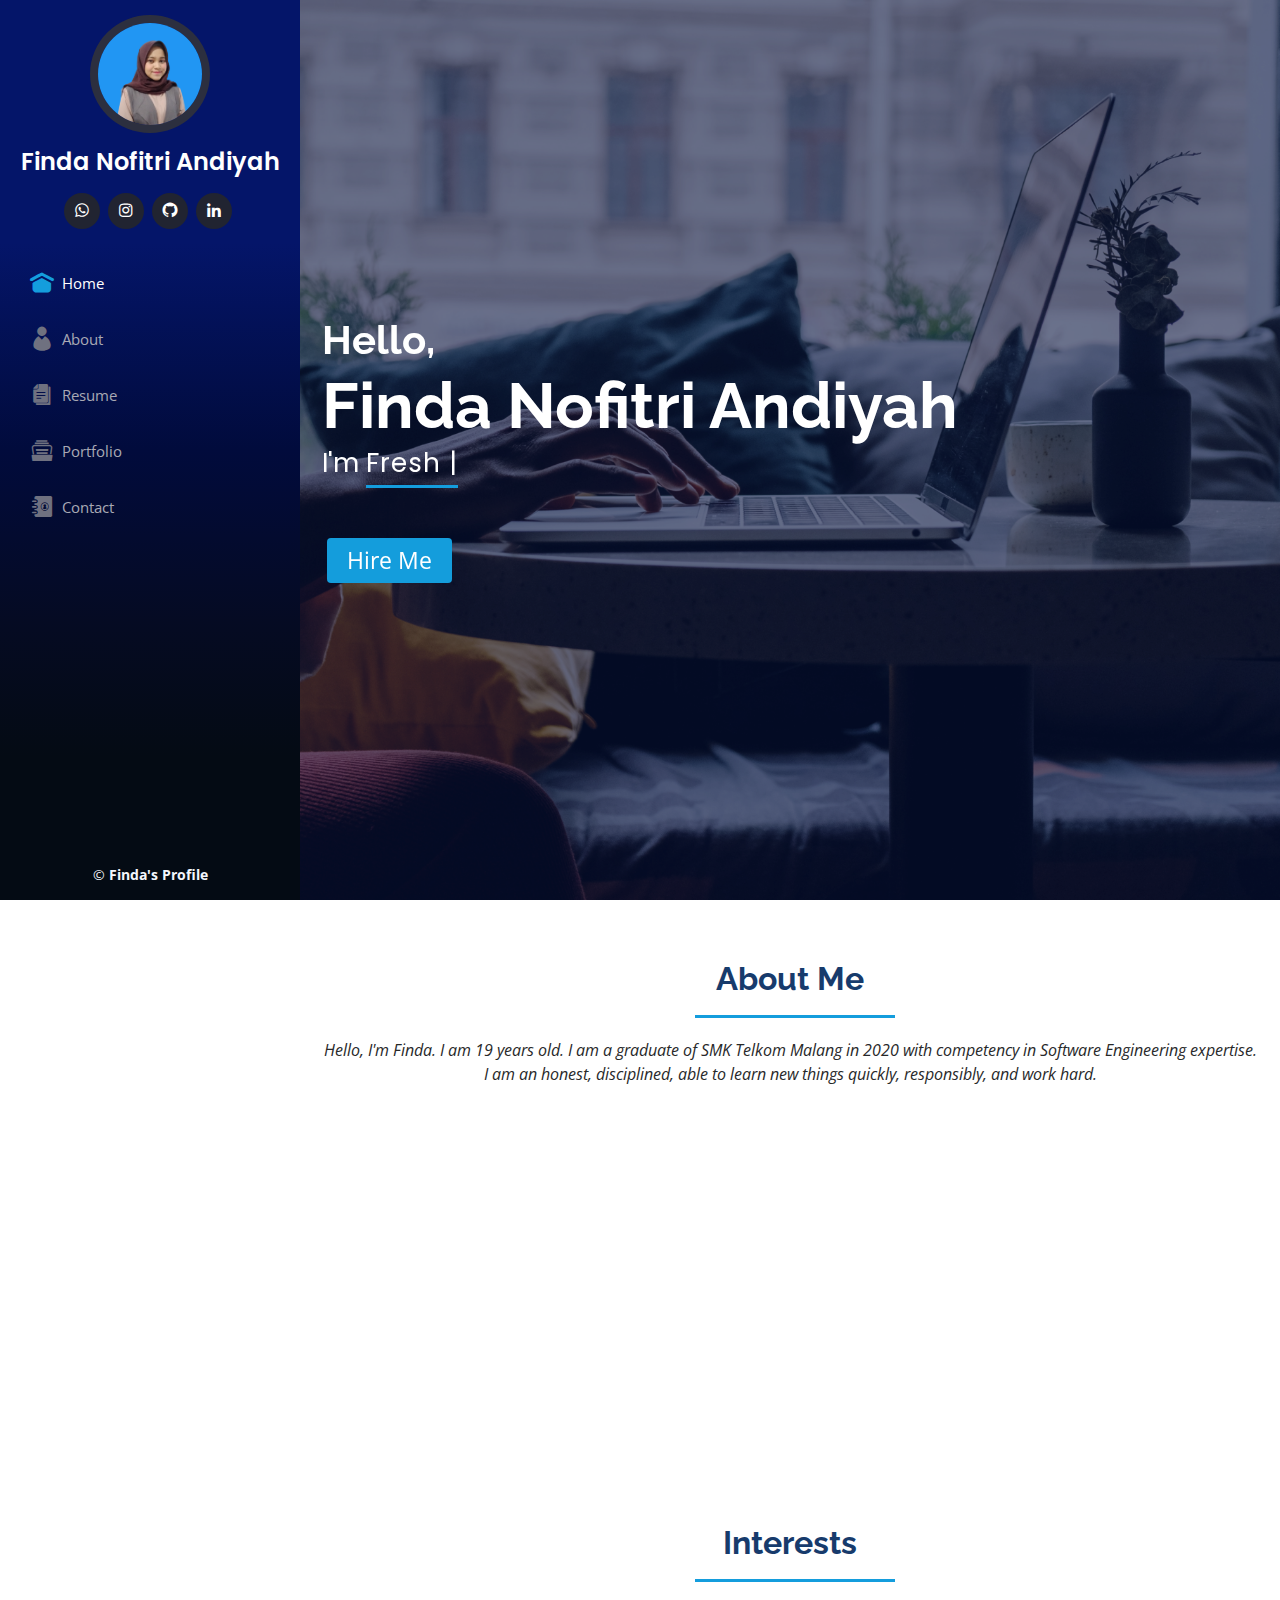
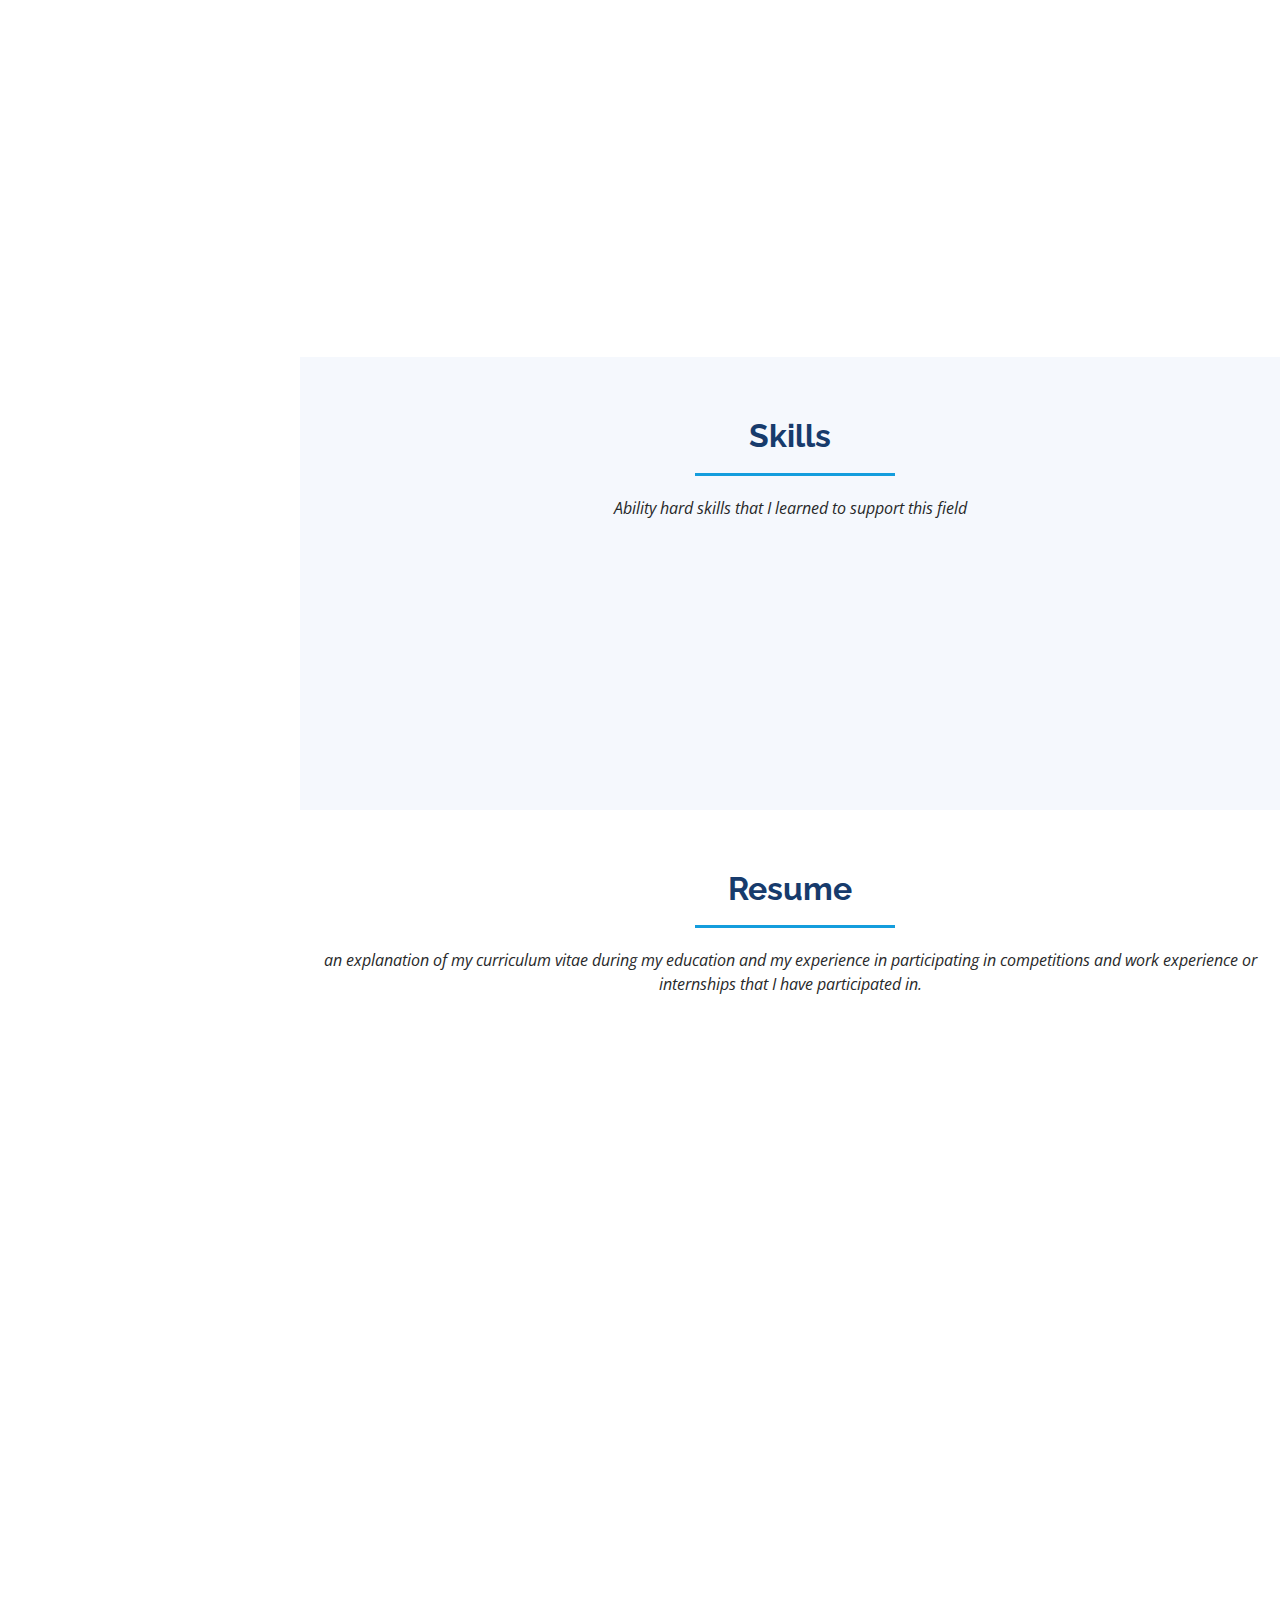
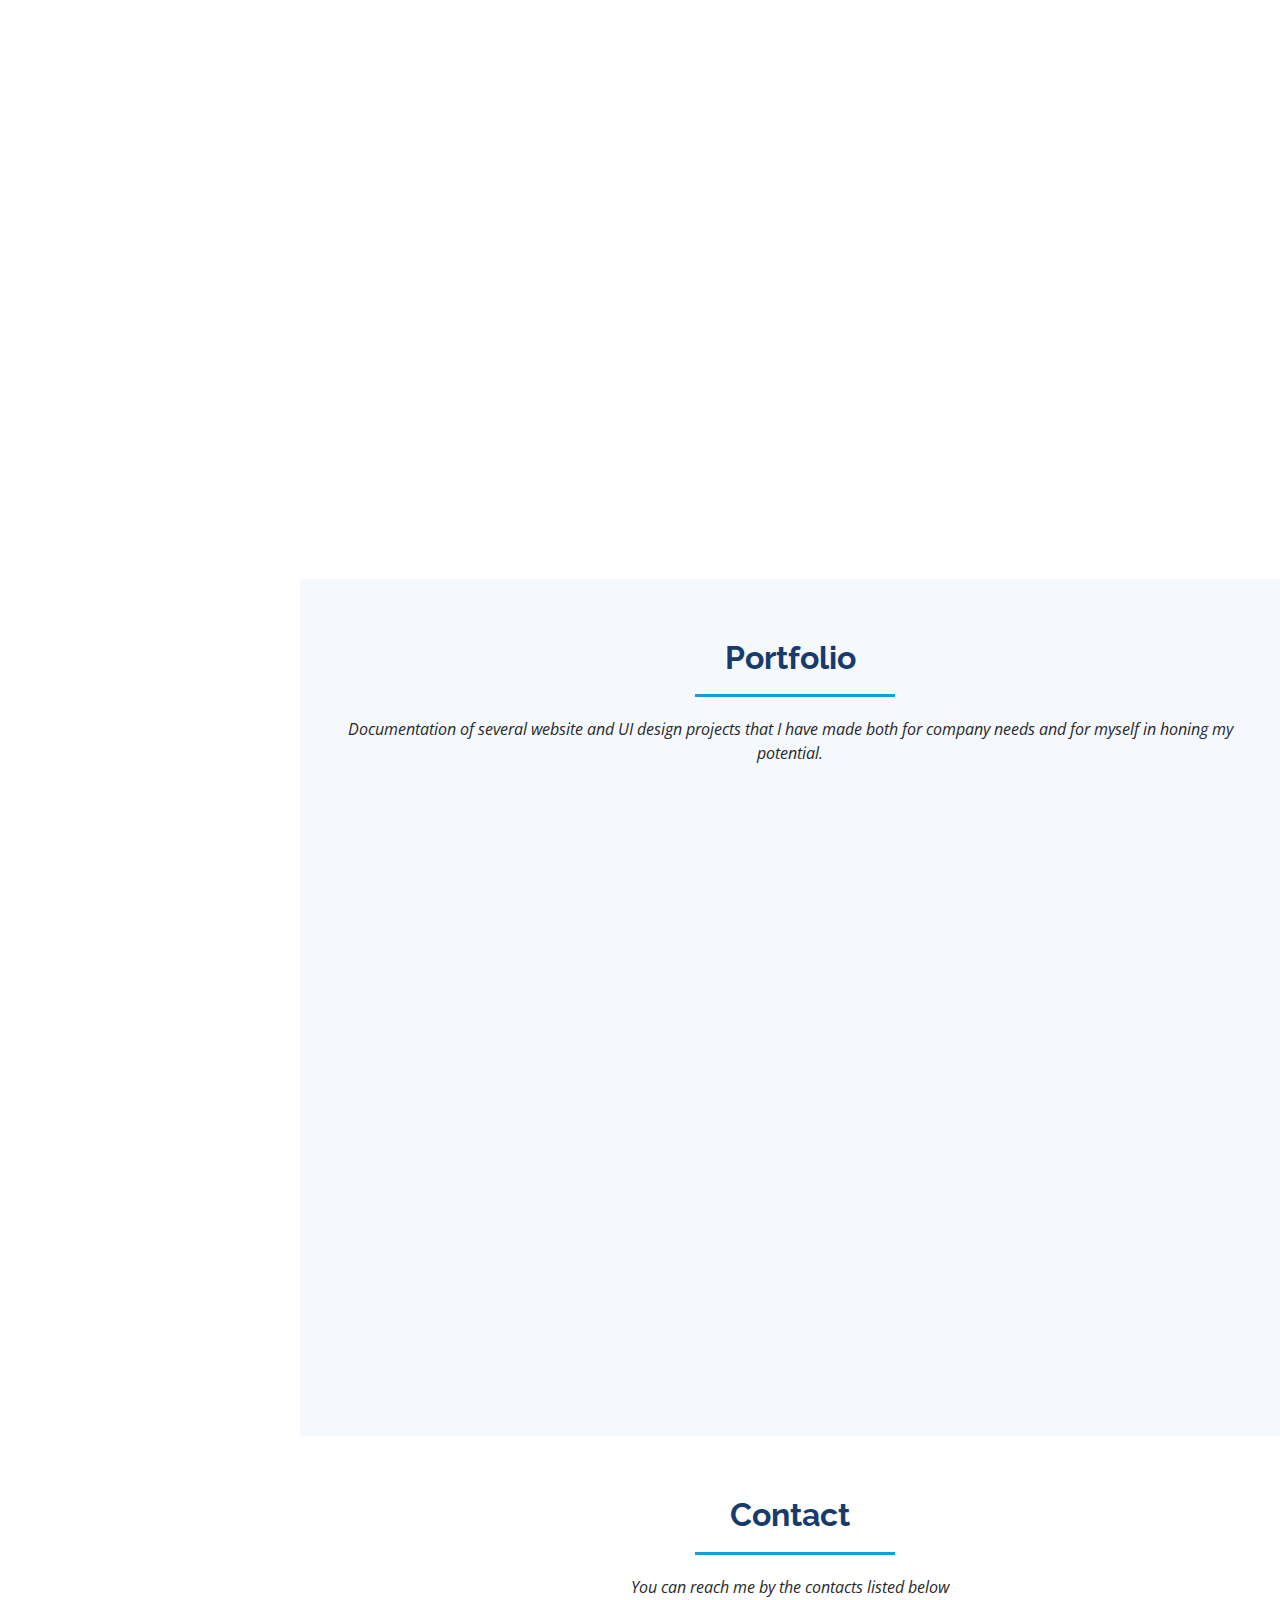
<file: index.html>
<!DOCTYPE html>
<html lang="en">

<head>
  <meta charset="utf-8">
  <meta content="width=device-width, initial-scale=1.0" name="viewport">

  <title>Finda's Portfolio</title>
  <meta content="" name="description">
  <meta content="" name="keywords">

  <!-- Favicons -->
  <link href="assets/img/brandstin.png" rel="icon">
  <link href="assets/img/brands.png" rel="brands">

  <link href="https://cdn.jsdelivr.net/npm/bootstrap@5.0.0-beta1/dist/css/bootstrap.min.css" rel="stylesheet" integrity="sha384-giJF6kkoqNQ00vy+HMDP7azOuL0xtbfIcaT9wjKHr8RbDVddVHyTfAAsrekwKmP1" crossorigin="anonymous">
  <script src="https://cdn.jsdelivr.net/npm/bootstrap@5.0.0-beta1/dist/js/bootstrap.bundle.min.js" integrity="sha384-ygbV9kiqUc6oa4msXn9868pTtWMgiQaeYH7/t7LECLbyPA2x65Kgf80OJFdroafW" crossorigin="anonymous"></script>

  <!-- Google Fonts -->
  <link href="https://fonts.googleapis.com/css?family=Open+Sans:300,300i,400,400i,600,600i,700,700i|Raleway:300,300i,400,400i,500,500i,600,600i,700,700i|Poppins:300,300i,400,400i,500,500i,600,600i,700,700i" rel="stylesheet">

  <!-- Vendor CSS Files -->
  <link href="assets/vendor/bootstrap/css/bootstrap.min.css" rel="stylesheet">
  <link href="assets/vendor/icofont/icofont.min.css" rel="stylesheet">
  <link href="assets/vendor/boxicons/css/boxicons.min.css" rel="stylesheet">
  <link href="assets/vendor/venobox/venobox.css" rel="stylesheet">
  <link href="assets/vendor/owl.carousel/assets/owl.carousel.min.css" rel="stylesheet">
  <link href="assets/vendor/aos/aos.css" rel="stylesheet">

  <!-- Template Main CSS File -->
  <link href="assets/css/style.css" rel="stylesheet">

  <!-- =======================================================
  * Template Name: iPortfolio - v1.4.1
  * Template URL: https://bootstrapmade.com/iportfolio-bootstrap-portfolio-websites-template/
  * Author: BootstrapMade.com
  * License: https://bootstrapmade.com/license/
  ======================================================== -->
</head>

<body>

  <!-- ======= Mobile nav toggle button ======= -->
  <button type="button" class="mobile-nav-toggle d-xl-none"><i class="icofont-navigation-menu"></i></button>

  <!-- ======= Header ======= -->
  <header id="header">
    <div class="d-flex flex-column">

      <div class="profile">
        <img src="assets/img/picthxx.png" alt="" class="img-fluid rounded-circle">
        <h1 class="text-light"><a href="index.html">Finda Nofitri Andiyah</a></h1>
        <div class="social-links mt-3 text-center">
          <a href="https://api.whatsapp.com/send?phone=6285607371492" target="_blank" class="facebook"><i class="bx bxl-whatsapp"></i></a>
          <a href="https://www.instagram.com/findanofitri_/" target="_blank" class="instagram"><i class="bx bxl-instagram"></i></a>
          <a href="https://github.com/findanofitri" target="_blank" class="google-plus"><i class="bx bxl-github"></i></a>
          <a href="https://www.linkedin.com/in/finda-nofitri-andiyah-582403172/" target="_blank" class="linkedin"><i class="bx bxl-linkedin"></i></a>
        </div>
      </div>

      <nav class="nav-menu">
        <ul>
          <li class="active"><a href="index.html"><i class="icofont-ui-home"></i> <span>Home</span></a></li>
          <li><a href="#about"><i class="icofont-user-alt-2"></i> <span>About</span></a></li>
          <li><a href="#resume"><i class="icofont-papers"></i> <span>Resume</span></a></li>
          <li><a href="#portfolio"><i class="icofont-files-stack"></i> Portfolio</a></li>
          <!-- <li><a href="#services"><i class="bx bx-server"></i> Services</a></li> -->
          <li><a href="#contact"><i class="icofont-contacts"></i> Contact</a></li>

        </ul>
      </nav><!-- .nav-menu -->
      <button type="button" class="mobile-nav-toggle d-xl-none"><i class="icofont-navigation-menu"></i></button>

    </div>
  </header><!-- End Header -->

  <!-- ======= Hero Section ======= -->
  <section id="hero" class="d-flex flex-column justify-content-center align-items-center">
    <div class="hero-container" data-aos="fade-in">
      <h3>Hello,</h3>
      <h1>Finda Nofitri Andiyah</h1>
      <p>I'm <span class="typed" data-typed-items="Fresh Graduate, Frontend Web Developer, Freelancer, Learner"></span></p>
      <button class="button"><span><a href=""></a>Hire Me</span></button>
    </div>
  </section><!-- End Hero -->

  <main id="main">

    <!-- ======= About Section ======= -->
    <section id="about" class="about">
      <div class="container">

        <div class="section-title">
          <center>
            <h2 class="title">About Me</h2>
          </center>
          <p style="text-align:center;"><em>Hello, I'm Finda. I am 19 years old. I am a graduate of SMK Telkom Malang in 2020 with competency in Software Engineering expertise. <br>
            I am an honest, disciplined, able to learn new things quickly, responsibly, and work hard.</em></p>
        </div>

        <div class="row">
          <div class="col-lg-4" data-aos="fade-right">
            <img src="assets/img/picthxx.png" class="img-fluid" alt="" style="border-radius:10px; height:270px; margin-left:25px;">
          </div>
          <div class="col-lg-8 pt-4 pt-lg-0 content" data-aos="fade-left">
            <h3>Front End Web Developer</h3> <br>
            
            <div class="row">
              <div class="col-lg-6">
                <ul>
                  <li><i class="icofont-rounded-right"></i> <strong>Birthday:</strong> 22 November 2001</li>
                  <li><i class="icofont-rounded-right"></i> <strong>Phone:</strong> +62 856 0737 1492</li>
                  <li><i class="icofont-rounded-right"></i> <strong>City:</strong> Jombang Regency, East Java </li>
                  <li><i class="icofont-rounded-right"></i> <strong>Nationality:</strong> Indonesia</li>
                </ul>
              </div>
              <div class="col-lg-6">
                <ul>
                  <li><i class="icofont-rounded-right"></i> <strong>Age:</strong> 19</li>
                  <li><i class="icofont-rounded-right"></i> <strong>Status:</strong> Single</li>
                  <li><i class="icofont-rounded-right"></i> <strong>Graduate:</strong> Vocational School - RPL</li>
                  <li><i class="icofont-rounded-right"></i> <strong>Email:</strong> findanofitriandiyah@gmail.com</li>
                </ul>
              </div>
            </div>
            <p style="text-align:center;">
              <em>I am someone who is interested in web development, especially Front-End web developer, and always wanted to learn about programming languages ​​and share them with others.</em>
            </p>
          </div>
        </div>

      </div>
    </section><!-- End About Section -->

    <!-- ======= Facts Section ======= -->
        <!-- ======= Services Section ======= -->
        <section id="services" class="services">
          <div class="container">
    
            <div class="section-title">
              <center>
                  <h2>Interests</h2>
              </center>
              <!-- <p>Magnam dolores commodi suscipit. Necessitatibus eius consequatur ex aliquid fuga eum quidem. Sit sint consectetur velit. Quisquam quos quisquam cupiditate. Et nemo qui impedit suscipit alias ea. Quia fugiat sit in iste officiis commodi quidem hic quas.</p> -->
            </div>
    
            <div class="row">
              <div class="col-lg-4 col-md-6 icon-box" data-aos="fade-up">
                <div class="icon"><i class="icofont-video"></i></div>
                <h4 class="title"><a href="">Create Content</a></h4>
                <p class="description">create content in the form of videos and images.</p>
              </div>
              <div class="col-lg-4 col-md-6 icon-box" data-aos="fade-up" data-aos-delay="100">
                <div class="icon"><i class="icofont-code"></i></div>
                <h4 class="title"><a href="">Programming</a></h4>
                <p class="description">something that I have learned and I always want to keep learning.</p>
              </div>
              <div class="col-lg-4 col-md-6 icon-box" data-aos="fade-up" data-aos-delay="200">
                <div class="icon"><i class="icofont-users-social"></i></div>
                <h4 class="title"><a href="">Socializing</a></h4>
                <p class="description">socializing with people taught me the meaning of life in many ways.</p>
              </div>
              <div class="col-lg-4 col-md-6 icon-box" data-aos="fade-up" data-aos-delay="300">
                <div class="icon"><i class="icofont-music"></i></div>
                <h4 class="title"><a href="">Listening to Music</a></h4>
                <p class="description">listening to music is a way for me to relax when I feel tired.</p>
              </div>
              <div class="col-lg-4 col-md-6 icon-box" data-aos="fade-up" data-aos-delay="400">
                <div class="icon"><i class="icofont-cycling"></i></div>
                <h4 class="title"><a href="">Cycling</a></h4>
                <p class="description"> my hobby since childhood is cycling which I like until now</p>
              </div>
              <div class="col-lg-4 col-md-6 icon-box" data-aos="fade-up" data-aos-delay="500">
                <div class="icon"><i class="icofont-learn"></i></div>
                <h4 class="title"><a href="">Learn</a></h4>
                <p class="description">learning about new things and being able to share knowledge.</p>
              </div>
            </div>
    
          </div>
        </section><!-- End Services Section -->

    <!-- ======= Skills Section ======= -->
    <section id="skills" class="skills section-bg">
      <div class="container">

        <div class="section-title">
          <center><h2>Skills</h2></center>
          <p style="text-align:center;"><em>Ability hard skills that I learned to support this field</em></p>
        </div>

        <div class="row skills-content">

          <div class="col-lg-6" data-aos="fade-up">

            <div class="progress">
              <span class="skill">HTML <i class="val">100%</i></span>
              <div class="progress-bar-wrap">
                <div class="progress-bar" role="progressbar" aria-valuenow="100" aria-valuemin="0" aria-valuemax="100"></div>
              </div>
            </div>

            <div class="progress">
              <span class="skill">CSS <i class="val">90%</i></span>
              <div class="progress-bar-wrap">
                <div class="progress-bar" role="progressbar" aria-valuenow="90" aria-valuemin="0" aria-valuemax="100"></div>
              </div>
            </div>

            <div class="progress">
              <span class="skill">JavaScript <i class="val">70%</i></span>
              <div class="progress-bar-wrap">
                <div class="progress-bar" role="progressbar" aria-valuenow="70" aria-valuemin="0" aria-valuemax="100"></div>
              </div>
            </div>

            <div class="progress">
              <span class="skill">CodeIgniter <i class="val">80%</i></span>
              <div class="progress-bar-wrap">
                <div class="progress-bar" role="progressbar" aria-valuenow="90" aria-valuemin="0" aria-valuemax="100"></div>
              </div>
            </div>

          </div>

          <div class="col-lg-6" data-aos="fade-up" data-aos-delay="100">

            <div class="progress">
              <span class="skill">PHP <i class="val">60%</i></span>
              <div class="progress-bar-wrap">
                <div class="progress-bar" role="progressbar" aria-valuenow="70" aria-valuemin="0" aria-valuemax="100"></div>
              </div>
            </div>

            <div class="progress">
              <span class="skill">Bootstrap <i class="val">90%</i></span>
              <div class="progress-bar-wrap">
                <div class="progress-bar" role="progressbar" aria-valuenow="90" aria-valuemin="0" aria-valuemax="100"></div>
              </div>
            </div>

            <div class="progress">
              <span class="skill">Figma <i class="val">70%</i></span>
              <div class="progress-bar-wrap">
                <div class="progress-bar" role="progressbar" aria-valuenow="90" aria-valuemin="0" aria-valuemax="100"></div>
              </div>
            </div>

            <div class="progress">
              <span class="skill">Laravel <i class="val">60%</i></span>
              <div class="progress-bar-wrap">
                <div class="progress-bar" role="progressbar" aria-valuenow="70" aria-valuemin="0" aria-valuemax="100"></div>
              </div>
            </div>

          </div>

        </div>

      </div>
    </section><!-- End Skills Section -->

    <!-- ======= Resume Section ======= -->
    <section id="resume" class="resume">
      <div class="container">

        <div class="section-title">
          <center><h2>Resume</h2></center>
          <p style="text-align:center;"> <em>an explanation of my curriculum vitae during my education and my experience in participating in competitions and work experience or internships that I have participated in.</em></p>
        </div>

        <div class="row">
          <div class="col-lg-6" data-aos="fade-up">
            <h3 class="resume-title">Sumary</h3>
            <div class="resume-item pb-0">
              <h4>Finda Nofitri Andiyah</h4>
              <p><em>Learner</em></p>
              <p><em>Frontend Web Developer is one of the jobs that I have been interested in since I was educated 3 years ago and this job is interesting for me.</em></p> <br>
              <ul>
                <li> Jombang Regency, East Java, Indonesia</li>
                <li>(+62) 856 0737 1492</li>
                <li>findanofitriandiyah@gmail.com</li>
              </ul>
            </div>

            <h3 class="resume-title">Last Education</h3>
            <div class="resume-item">
              <h4>SMK TELKOM Malang</h4>
              <h5>2017 - 2020</h5>
              <p><em>Rekayasa Perangkat Lunak (Software Engineering)</em></p>
              <p>
                  I studied at Vocational High School Telkom  Sandhy Putra Malang for 3 years with competency in Software Engineering expertise. Learn to create and develop web or mobile application projects.</p>
            </div>
            <div class="resume-item">
              <h4>SMPN 2 Jombang</h4>
              <h5>2014 - 2017 </h5>
              <p><em>Junior High School</em></p>
            </div>

            <h3 class="resume-title">Organization Experience</h3>
            <div class="resume-item">
              <h4>Member of METIC</h4>
              <h5>2017 - 2019</h5>
              <p><em>Moklet Education Technology and Information Club</em></p>
            </div>
            <div class="resume-item">
              <h4>Committe GALASESA</h4>
              <h5>2017 - 2018</h5>
              <p><em>Participate in the event of "Galasesa" as Sie Publikasi</em></p>
            </div>
          </div>

          <div class="col-lg-6" data-aos="fade-up" data-aos-delay="100">
            <h3 class="resume-title">Work Experience</h3>
            <div class="resume-item">
              <h4>Front-End Developer</h4>
              <h5>October 2020 - Desember 2020</h5>
              <p><em>PT Inspirasi Mandiri Nusantara, Malang</em></p>
              <ul>
                <li>As  Frontend Developer in developing of the Kampus Indonesia project website, which is one of the company's products.</li>
                <li>As the person in charge for coordination, Github acts as an intermediary tool for coordinating website work.</li>
                <li>Kampus Indonesia website development using the Laravel Framework.</li>
              </ul>
            </div>
            <div class="resume-item">
              <h4>UI Design Application</h4>
              <h5>July 2019 - September 2019</h5>
              <p><em>PT Profio Teknova Indonesia, Sidoarjo</em></p>
              <ul>
                <li>Creating a user interface design for the simara.id website design, which is one of the company's products with figma.com tools </li>
                <li>Appjatim website development using CodeIgniter Fremework.</li>
                <li>Help with office administration</li>
              </ul>
            </div>

            <h3 class="resume-title">Achievement</h3>
            <div class="resume-item">
              <h5>2019</h5>
              <ul>
                <li>Scientific Papers</li>
                <li>SMK Coding Training (Kemendikbud)</li>
              </ul>
            </div>
            <div class="resume-item">
              <h5>2018</h5>
              <ul>
                <li>App Competition - MAGE 4 ITS</li>
                <li>Business and Olympiad - BIONIX ITS</li>
                <li>Java Oracle Training</li>
              </ul>
            </div>
          </div>
        </div>
        
      </div>
    </section><!-- End Resume Section -->

    <!-- ======= Portfolio Section ======= -->
    <section id="portfolio" class="portfolio section-bg">
      <div class="container">

        <div class="section-title">
          <center><h2>Portfolio</h2></center>
          <p style="text-align:center;"><em>Documentation of several website and UI design projects that I have made both for company needs and for myself in honing my potential.</em></p>
        </div>

        <div class="row" data-aos="fade-up">
          <div class="col-lg-12 d-flex justify-content-center">
            <ul id="portfolio-flters">
              <li data-filter="*" class="filter-active">All</li>
              <li data-filter=".filter-web">Web</li>
              <li data-filter=".filter-card">UI Design</li>  
            </ul>
          </div>
        </div>

        <div class="row portfolio-container" data-aos="fade-up" data-aos-delay="100">

          <div class="col-lg-4 col-md-6 portfolio-item filter-web">
            <div class="portfolio-wrap">
              <img src="assets/img/portfolio/appjatim.png" class="img-fluid" alt="">
              <div class="portfolio-links">
                <a href="assets/img/portfolio/appjatim.png" data-gall="portfolioGallery" class="venobox" title="App Jatim"><i class="icofont-ui-zoom-in"></i></a>
                <a href="portfolio-details-appjatim.html" title="More Details"><i class="icofont-link-alt"></i></a>
              </div>
            </div>
          </div>

          <div class="col-lg-4 col-md-6 portfolio-item filter-card">
            <div class="portfolio-wrap">
              <img src="assets/img/portfolio/ebomb.png" class="img-fluid" alt="">
              <div class="portfolio-links">
                <a href="assets/img/portfolio/ebomb.png" data-gall="portfolioGallery" class="venobox" title="E-BOMB"><i class="icofont-ui-zoom-in"></i></a>
                <a href="portfolio-details-ebomb.html" title="More Details"><i class="icofont-link-alt"></i></a>
              </div>
            </div>
          </div>

          <!-- <div class="col-lg-4 col-md-6 portfolio-item filter-app">
            <div class="portfolio-wrap">
              <img src="assets/img/portfolio/portfolio-3.jpg" class="img-fluid" alt="">
              <div class="portfolio-links">
                <a href="assets/img/portfolio/portfolio-3.jpg" data-gall="portfolioGallery" class="venobox" title="App 2"><i class="bx bx-plus"></i></a>
                <a href="portfolio-details.html" title="More Details"><i class="bx bx-link"></i></a>
              </div>
            </div>
          </div> -->

          <div class="col-lg-4 col-md-6 portfolio-item filter-card">
            <div class="portfolio-wrap">
              <img src="assets/img/portfolio/yuksinau.png" class="img-fluid" alt="">
              <div class="portfolio-links">
                <a href="assets/img/portfolio/yuksinau.png" data-gall="portfolioGallery" class="venobox" title="Yuksinau"><i class="icofont-ui-zoom-in"></i></a>
                <a href="portfolio-details-yuksinau.html" title="More Details"><i class="icofont-link-alt"></i></a>
              </div>
            </div>
          </div>

          <div class="col-lg-4 col-md-6 portfolio-item filter-web">
            <div class="portfolio-wrap">
              <img src="assets/img/portfolio/kampusindonesia.png" class="img-fluid" alt="">
              <div class="portfolio-links">
                <a href="assets/img/portfolio/kampusindonesia.png" data-gall="portfolioGallery" class="venobox" title="Kampus Indonesia"><i class="icofont-ui-zoom-in"></i></a>
                <a href="portfolio-details-kampusindonesia.html" title="More Details"><i class="icofont-link-alt"></i></a>
              </div>
            </div>
          </div>

          <!-- <div class="col-lg-4 col-md-6 portfolio-item filter-app">
            <div class="portfolio-wrap">
              <img src="assets/img/portfolio/portfolio-6.jpg" class="img-fluid" alt="">
              <div class="portfolio-links">
                <a href="assets/img/portfolio/portfolio-6.jpg" data-gall="portfolioGallery" class="venobox" title="App 3"><i class="bx bx-plus"></i></a>
                <a href="portfolio-details.html" title="More Details"><i class="bx bx-link"></i></a>
              </div>
            </div>
          </div> -->

          <!-- <div class="col-lg-4 col-md-6 portfolio-item filter-card">
            <div class="portfolio-wrap">
              <img src="assets/img/portfolio/portfolio-7.jpg" class="img-fluid" alt="">
              <div class="portfolio-links">
                <a href="assets/img/portfolio/portfolio-7.jpg" data-gall="portfolioGallery" class="venobox" title="Card 1"><i class="bx bx-plus"></i></a>
                <a href="portfolio-details.html" title="More Details"><i class="bx bx-link"></i></a>
              </div>
            </div>
          </div> -->

          <div class="col-lg-4 col-md-6 portfolio-item filter-card">
            <div class="portfolio-wrap">
              <img src="assets/img/portfolio/simara.png" class="img-fluid" alt="">
              <div class="portfolio-links">
                <a href="assets/img/portfolio/simara.png" data-gall="portfolioGallery" class="venobox" title="simara.id"><i class="icofont-ui-zoom-in"></i></a>
                <a href="portfolio-details-simara.html" title="More Details"><i class="icofont-link-alt"></i></a>
              </div>
            </div>
          </div>

          <div class="col-lg-4 col-md-6 portfolio-item filter-web">
            <div class="portfolio-wrap">
              <img src="assets/img/portfolio/perpustakaan.png" class="img-fluid" alt="">
              <div class="portfolio-links">
                <a href="assets/img/portfolio/perpustakaan.png" data-gall="portfolioGallery" class="venobox" title="Perpustakaan"><i class="icofont-ui-zoom-in"></i></a>
                <a href="portfolio-details-perpustakaan.html" title="More Details"><i class="icofont-link-alt"></i></a>
              </div>
            </div>
          </div>

        </div>

      </div>
    </section><!-- End Portfolio Section -->

    <!-- ======= Testimonials Section ======= -->
    <!-- <section id="testimonials" class="testimonials section-bg">
      <div class="container">

        <div class="section-title">
          <h2>Testimonials</h2>
          <p>Magnam dolores commodi suscipit. Necessitatibus eius consequatur ex aliquid fuga eum quidem. Sit sint consectetur velit. Quisquam quos quisquam cupiditate. Et nemo qui impedit suscipit alias ea. Quia fugiat sit in iste officiis commodi quidem hic quas.</p>
        </div>

        <div class="owl-carousel testimonials-carousel">

          <div class="testimonial-item" data-aos="fade-up">
            <p>
              <i class="bx bxs-quote-alt-left quote-icon-left"></i>
              Proin iaculis purus consequat sem cure digni ssim donec porttitora entum suscipit rhoncus. Accusantium quam, ultricies eget id, aliquam eget nibh et. Maecen aliquam, risus at semper.
              <i class="bx bxs-quote-alt-right quote-icon-right"></i>
            </p>
            <img src="assets/img/testimonials/testimonials-1.jpg" class="testimonial-img" alt="">
            <h3>Saul Goodman</h3>
            <h4>Ceo &amp; Founder</h4>
          </div>

          <div class="testimonial-item" data-aos="fade-up" data-aos-delay="100">
            <p>
              <i class="bx bxs-quote-alt-left quote-icon-left"></i>
              Export tempor illum tamen malis malis eram quae irure esse labore quem cillum quid cillum eram malis quorum velit fore eram velit sunt aliqua noster fugiat irure amet legam anim culpa.
              <i class="bx bxs-quote-alt-right quote-icon-right"></i>
            </p>
            <img src="assets/img/testimonials/testimonials-2.jpg" class="testimonial-img" alt="">
            <h3>Sara Wilsson</h3>
            <h4>Designer</h4>
          </div>

          <div class="testimonial-item" data-aos="fade-up" data-aos-delay="200">
            <p>
              <i class="bx bxs-quote-alt-left quote-icon-left"></i>
              Enim nisi quem export duis labore cillum quae magna enim sint quorum nulla quem veniam duis minim tempor labore quem eram duis noster aute amet eram fore quis sint minim.
              <i class="bx bxs-quote-alt-right quote-icon-right"></i>
            </p>
            <img src="assets/img/testimonials/testimonials-3.jpg" class="testimonial-img" alt="">
            <h3>Jena Karlis</h3>
            <h4>Store Owner</h4>
          </div>

          <div class="testimonial-item" data-aos="fade-up" data-aos-delay="300">
            <p>
              <i class="bx bxs-quote-alt-left quote-icon-left"></i>
              Fugiat enim eram quae cillum dolore dolor amet nulla culpa multos export minim fugiat minim velit minim dolor enim duis veniam ipsum anim magna sunt elit fore quem dolore labore illum veniam.
              <i class="bx bxs-quote-alt-right quote-icon-right"></i>
            </p>
            <img src="assets/img/testimonials/testimonials-4.jpg" class="testimonial-img" alt="">
            <h3>Matt Brandon</h3>
            <h4>Freelancer</h4>
          </div>

          <div class="testimonial-item" data-aos="fade-up" data-aos-delay="400">
            <p>
              <i class="bx bxs-quote-alt-left quote-icon-left"></i>
              Quis quorum aliqua sint quem legam fore sunt eram irure aliqua veniam tempor noster veniam enim culpa labore duis sunt culpa nulla illum cillum fugiat legam esse veniam culpa fore nisi cillum quid.
              <i class="bx bxs-quote-alt-right quote-icon-right"></i>
            </p>
            <img src="assets/img/testimonials/testimonials-5.jpg" class="testimonial-img" alt="">
            <h3>John Larson</h3>
            <h4>Entrepreneur</h4>
          </div>

        </div>

      </div>
    </section> -->
    <!-- End Testimonials Section -->

    <!-- ======= Contact Section ======= -->
    <section id="contact" class="contact section-bg">
      <div class="container">
        <div class="section-title">
          <center><h2>Contact</h2></center>
          <p style="text-align:center;"><em>You can reach me by the contacts listed below</em></p>
        </div>
        <div class="row" data-aos="fade-in">
          <div class="col-lg-12 ">
            <div class="info d-flex align-items-stretch">
              <div class="col-md-6">
                <div class="address">
                  <i class="icofont-google-map"></i>
                  <h4>Location:</h4>
                  <p>Tamanan, Gajah, Ngoro, Jombang Regency, East Java, Indonesia, 61473</p>
                </div>
                <div class="email">
                  <i class="icofont-envelope"></i>
                  <h4>Email:</h4>
                  <p>findanofitriandiyah@gmail.com</p>
                </div>
                <div class="phone">
                  <i class="icofont-phone"></i>
                  <h4>Call:</h4>
                  <p>+62 856 0737 1492</p>
                </div>
              </div>
              <div class="col-md-6">
                <iframe src="https://www.google.com/maps/embed?pb=!1m18!1m12!1m3!1d3954.3848412663433!2d112.24653851450728!3d-7.641698627706516!2m3!1f0!2f0!3f0!3m2!1i1024!2i768!4f13.1!3m3!1m2!1s0x2e7869dc98c64e63%3A0x8f69d05556b9037f!2sTamanan%2C%20Gajah%2C%20Ngoro%2C%20Jombang%20Regency%2C%20East%20Java!5e0!3m2!1sen!2sid!4v1609685094500!5m2!1sen!2sid" width="100%" height="260px" frameborder="0" style="border:0;" allowfullscreen=""></iframe>
              </div>
            </div>  
          </div>
      </div>
    </section>
    <!-- End Contact Section -->

    <!-- ======= Contact Section ======= -->
    <!-- <section id="contact" class="contact section-bg">
      <div class="container">

        <div class="section-title">
          <center><h2>Contact</h2></center>
          <p style="text-align:center;"><em>You can reach me by the contacts listed below</em></p>
        </div>

        <div class="row" data-aos="fade-in">

          <div class="col-lg-5 d-flex align-items-stretch">
            <div class="info">
              <div class="address">
                <i class="icofont-google-map"></i>
                <h4>Location:</h4>
                <p>Tamanan, Gajah, Ngoro, Jombang, Jawa Timur, Indonesia, 61473</p>
              </div>

              <div class="email">
                <i class="icofont-envelope"></i>
                <h4>Email:</h4>
                <p>findanofitriandiyah@gmail.com</p>
              </div>

              <div class="phone">
                <i class="icofont-phone"></i>
                <h4>Call:</h4>
                <p>+62 856 0737 1492</p>
              </div>

              <iframe src="https://www.google.com/maps/embed?pb=!1m18!1m12!1m3!1d3954.3848412663433!2d112.24653851450728!3d-7.641698627706516!2m3!1f0!2f0!3f0!3m2!1i1024!2i768!4f13.1!3m3!1m2!1s0x2e7869dc98c64e63%3A0x8f69d05556b9037f!2sTamanan%2C%20Gajah%2C%20Ngoro%2C%20Jombang%20Regency%2C%20East%20Java!5e0!3m2!1sen!2sid!4v1609685094500!5m2!1sen!2sid" width="100%" height="290px" frameborder="0" style="border:0;" allowfullscreen=""></iframe>
            </div>
          </div>

          <div class="col-lg-7 mt-5 mt-lg-0 d-flex align-items-stretch">
            <form action="forms/contact.php" method="post" role="form" class="php-email-form">
              <div class="form-row">
                <div class="form-group col-md-6">
                  <label for="name">Your Name</label>
                  <input type="text" name="name" class="form-control" id="name" data-rule="minlen:4" data-msg="Please enter at least 4 chars" />
                  <div class="validate"></div>
                </div>
                <div class="form-group col-md-6">
                  <label for="name">Your Email</label>
                  <input type="email" class="form-control" name="email" id="email" data-rule="email" data-msg="Please enter a valid email" />
                  <div class="validate"></div>
                </div>
              </div>
              <div class="form-group">
                <label for="name">Subject</label>
                <input type="text" class="form-control" name="subject" id="subject" data-rule="minlen:4" data-msg="Please enter at least 8 chars of subject" />
                <div class="validate"></div>
              </div>
              <div class="form-group">
                <label for="name">Message</label>
                <textarea class="form-control" name="message" rows="10" data-rule="required" data-msg="Please write something for us"></textarea>
                <div class="validate"></div>
              </div>
              <div class="mb-3">
                <div class="loading">Loading</div>
                <div class="error-message"></div>
                <div class="sent-message">Your message has been sent. Thank you!</div>
              </div>
              <div class="text-center"><button type="submit">Send Message</button></div>
            </form>
          </div>

        </div>

      </div>
    </section> -->
    <!-- End Contact Section -->

  </main><!-- End #main -->

  <!-- ======= Footer ======= -->
  <footer id="footer">
    <div class="container">
      <div class="copyright">
        &copy; <strong><span>Finda's Profile</span></strong>
      </div>
    </div>
  </footer><!-- End  Footer -->

  <a href="#" class="back-to-top"><i class="icofont-simple-up"></i></a>

  <!-- Vendor JS Files -->
  <script src="assets/vendor/jquery/jquery.min.js"></script>
  <script src="assets/vendor/bootstrap/js/bootstrap.bundle.min.js"></script>
  <script src="assets/vendor/jquery.easing/jquery.easing.min.js"></script>
  <script src="assets/vendor/php-email-form/validate.js"></script>
  <script src="assets/vendor/waypoints/jquery.waypoints.min.js"></script>
  <script src="assets/vendor/counterup/counterup.min.js"></script>
  <script src="assets/vendor/isotope-layout/isotope.pkgd.min.js"></script>
  <script src="assets/vendor/venobox/venobox.min.js"></script>
  <script src="assets/vendor/owl.carousel/owl.carousel.min.js"></script>
  <script src="assets/vendor/typed.js/typed.min.js"></script>
  <script src="assets/vendor/aos/aos.js"></script>

  <!-- Template Main JS File -->
  <script src="assets/js/main.js"></script>

</body>

</html>
</file>
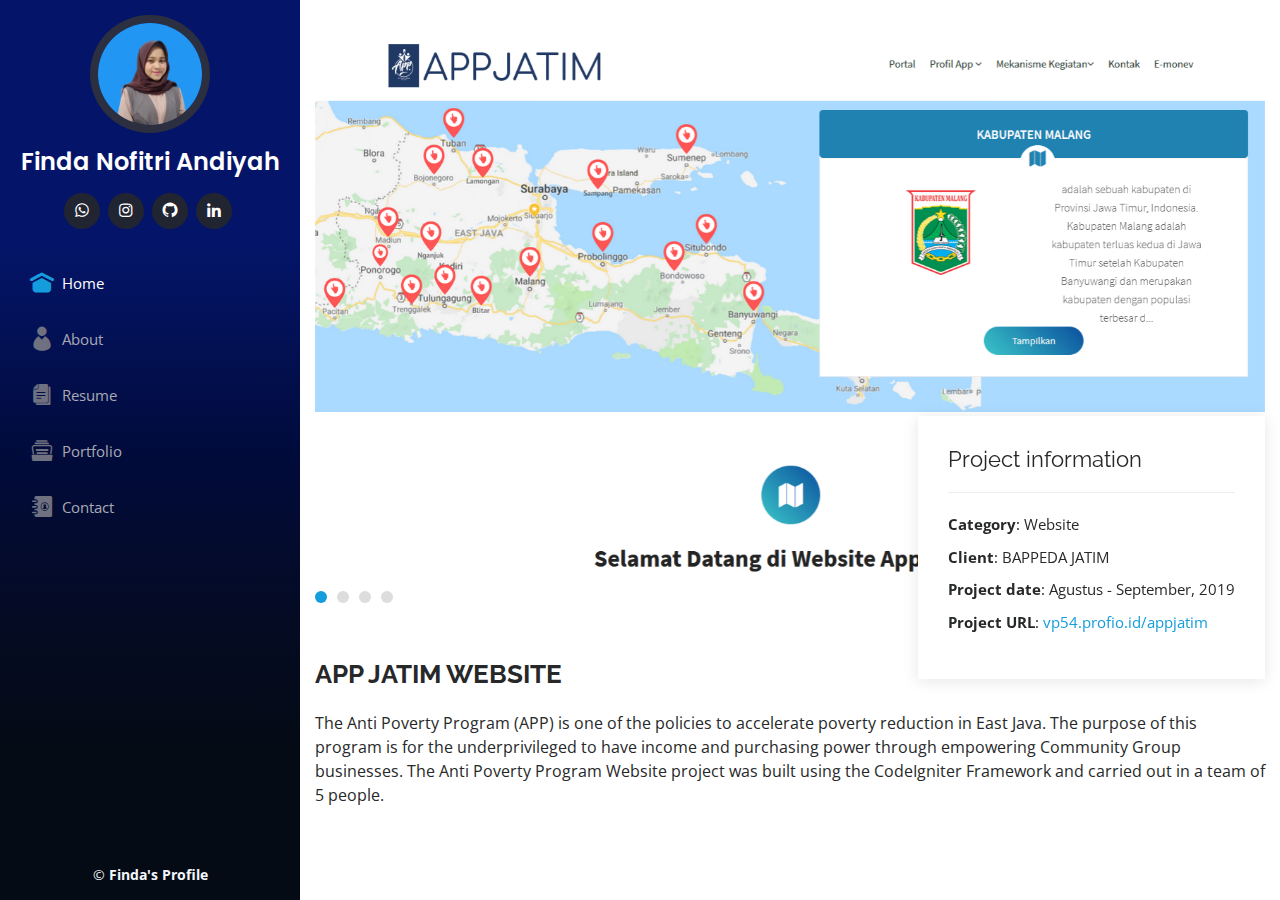
<file: portfolio-details-appjatim.html>
<!DOCTYPE html>
<html lang="en">

<head>
  <meta charset="utf-8">
  <meta content="width=device-width, initial-scale=1.0" name="viewport">

  <title>Portfolio Details APP Jatim</title>
  <meta content="" name="description">
  <meta content="" name="keywords">

  <!-- Favicons -->
  <link href="assets/img/brandstin.png" rel="icon">
  <link href="assets/img/brands.png" rel="brands">

  <!-- Google Fonts -->
  <link href="https://fonts.googleapis.com/css?family=Open+Sans:300,300i,400,400i,600,600i,700,700i|Raleway:300,300i,400,400i,500,500i,600,600i,700,700i|Poppins:300,300i,400,400i,500,500i,600,600i,700,700i" rel="stylesheet">

  <!-- Vendor CSS Files -->
  <link href="assets/vendor/bootstrap/css/bootstrap.min.css" rel="stylesheet">
  <link href="assets/vendor/icofont/icofont.min.css" rel="stylesheet">
  <link href="assets/vendor/boxicons/css/boxicons.min.css" rel="stylesheet">
  <link href="assets/vendor/venobox/venobox.css" rel="stylesheet">
  <link href="assets/vendor/owl.carousel/assets/owl.carousel.min.css" rel="stylesheet">
  <link href="assets/vendor/aos/aos.css" rel="stylesheet">

  <!-- Template Main CSS File -->
  <link href="assets/css/style.css" rel="stylesheet">

  <!-- =======================================================
  * Template Name: iPortfolio - v1.4.1
  * Template URL: https://bootstrapmade.com/iportfolio-bootstrap-portfolio-websites-template/
  * Author: BootstrapMade.com
  * License: https://bootstrapmade.com/license/
  ======================================================== -->
</head>

<body>

  <!-- ======= Mobile nav toggle button ======= -->
  <button type="button" class="mobile-nav-toggle d-xl-none"><i class="icofont-navigation-menu"></i></button>

  <!-- ======= Header ======= -->
  <header id="header">
    <div class="d-flex flex-column">

      <div class="profile">
        <img src="assets/img/picthxx.png" alt="" class="img-fluid rounded-circle">
        <h1 class="text-light"><a href="index.html">Finda Nofitri Andiyah</a></h1>
        <div class="social-links mt-3 text-center">
          <a href="https://api.whatsapp.com/send?phone=6285607371492" target="_blank" class="facebook"><i class="bx bxl-whatsapp"></i></a>
          <a href="https://www.instagram.com/findanofitri_/" target="_blank" class="instagram"><i class="bx bxl-instagram"></i></a>
          <a href="https://github.com/findanofitri" target="_blank" class="google-plus"><i class="bx bxl-github"></i></a>
          <a href="https://www.linkedin.com/in/finda-nofitri-andiyah-582403172/" target="_blank" class="linkedin"><i class="bx bxl-linkedin"></i></a>
        </div>
      </div>

      <nav class="nav-menu">
        <ul>
            <li class="active"><a href="index.html"><i class="icofont-ui-home"></i> <span>Home</span></a></li>
            <li><a href="index.html#about"><i class="icofont-user-alt-2"></i> <span>About</span></a></li>
            <li><a href="index.html#resume"><i class="icofont-papers"></i> <span>Resume</span></a></li>
            <li><a href="index.html#portfolio"><i class="icofont-files-stack"></i> Portfolio</a></li>
            <!-- <li><a href="#services"><i class="bx bx-server"></i> Services</a></li> -->
            <li><a href="index.html#contact"><i class="icofont-contacts"></i> Contact</a></li>
        </ul>
      </nav><!-- .nav-menu -->
      <button type="button" class="mobile-nav-toggle d-xl-none"><i class="icofont-navigation-menu"></i></button>

    </div>
  </header><!-- End Header -->

  <main id="main">

    <!-- ======= Breadcrumbs ======= -->
    <!-- <section id="breadcrumbs" class="breadcrumbs fixed-top">
      <div class="container-fluid" >

        <div class="d-flex justify-content-between align-items-center">
          <h2>Portfolio Details</h2>
          <ol>
            <li><a href="index.html">Home</a></li>
            <li>Portfolio Details</li>
          </ol>
        </div>

      </div>
    </section> -->
    <!-- End Breadcrumbs -->

    <!-- ======= Portfolio Details Section ======= -->
    <section id="portfolio-details" class="portfolio-details">
      <div class="container">

        <div class="portfolio-details-container">

          <div class="owl-carousel portfolio-details-carousel">
            <img src="assets/img/portfolio-details/appjatim.png" class="img-fluid" alt="">
            <img src="assets/img/portfolio-details/appjatim2.png" class="img-fluid" alt="">
            <img src="assets/img/portfolio-details/appjatim3.png" class="img-fluid" alt="">
            <img src="assets/img/portfolio-details/appjatim_login.png" class="img-fluid" alt="">
          </div>

          <div class="portfolio-info">
            <h3>Project information</h3>
            <ul>
              <li><strong>Category</strong>: Website</li>
              <li><strong>Client</strong>: BAPPEDA JATIM</li>
              <li><strong>Project date</strong>: Agustus - September, 2019</li>
              <li><strong>Project URL</strong>: <a href="http://vp54.profio.id/appjatim/" target="_blank">vp54.profio.id/appjatim</a></li>
            </ul>
          </div>

        </div>

        <div class="portfolio-description">
          <h2><strong>APP JATIM WEBSITE </strong></h2>
          <p>
              The Anti Poverty Program (APP) is one of the policies to accelerate poverty reduction in East Java. The purpose of this program is for the underprivileged to have income and purchasing power through empowering Community Group businesses.
              The Anti Poverty Program Website project was built using the CodeIgniter Framework and carried out in a team of 5 people.
          </p>
        </div>

      </div>
    </section><!-- End Portfolio Details Section -->

  </main><!-- End #main -->

  <!-- ======= Footer ======= -->
  <footer id="footer">
    <div class="container">
      <div class="copyright">
        &copy;  <strong><span>Finda's Profile</span></strong>
      </div>
    </div>
  </footer><!-- End  Footer -->

  <a href="#" class="back-to-top"><i class="icofont-simple-up"></i></a>

  <!-- Vendor JS Files -->
  <script src="assets/vendor/jquery/jquery.min.js"></script>
  <script src="assets/vendor/bootstrap/js/bootstrap.bundle.min.js"></script>
  <script src="assets/vendor/jquery.easing/jquery.easing.min.js"></script>
  <script src="assets/vendor/php-email-form/validate.js"></script>
  <script src="assets/vendor/waypoints/jquery.waypoints.min.js"></script>
  <script src="assets/vendor/counterup/counterup.min.js"></script>
  <script src="assets/vendor/isotope-layout/isotope.pkgd.min.js"></script>
  <script src="assets/vendor/venobox/venobox.min.js"></script>
  <script src="assets/vendor/owl.carousel/owl.carousel.min.js"></script>
  <script src="assets/vendor/typed.js/typed.min.js"></script>
  <script src="assets/vendor/aos/aos.js"></script>

  <!-- Template Main JS File -->
  <script src="assets/js/main.js"></script>

</body>

</html>
</file>
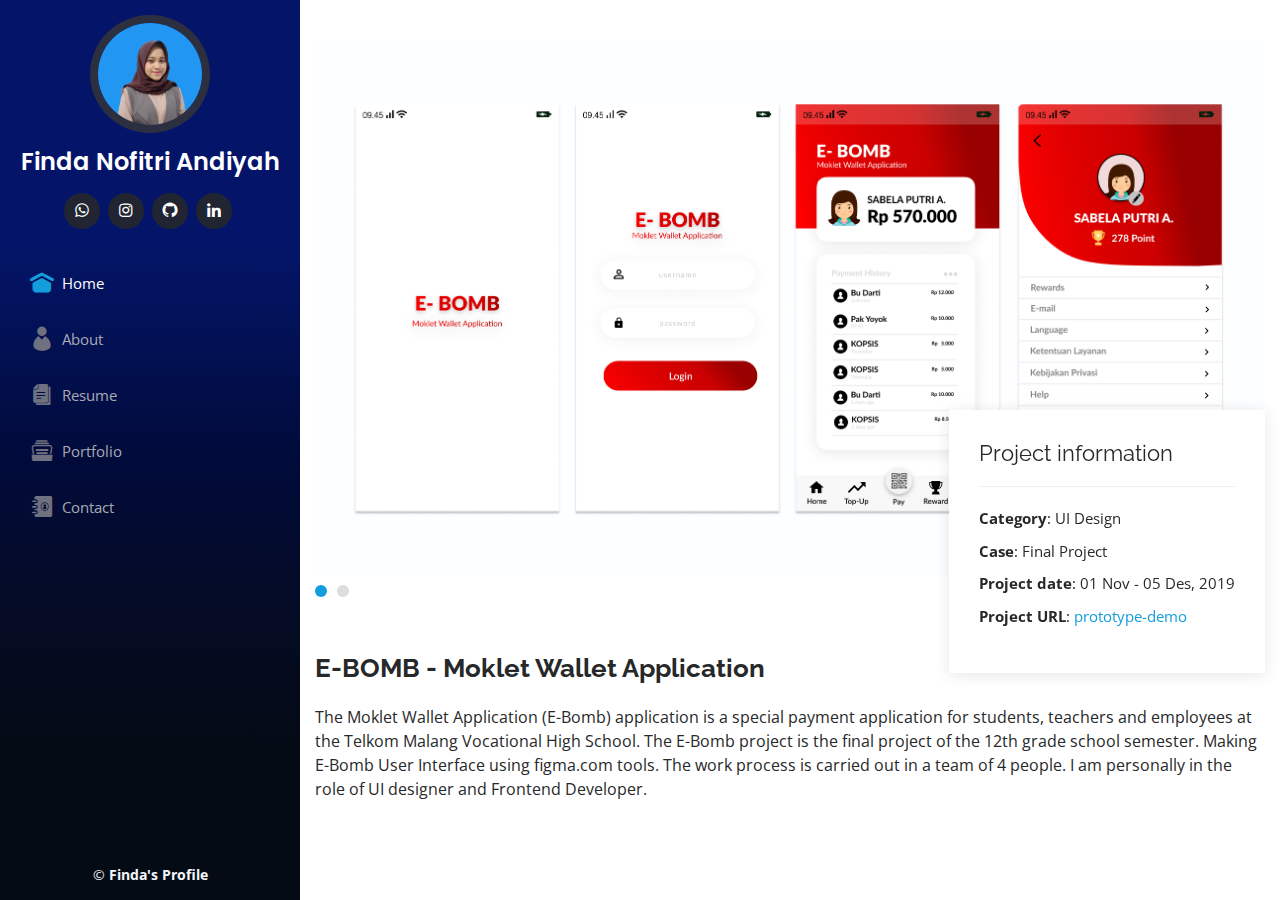
<file: portfolio-details-ebomb.html>
<!DOCTYPE html>
<html lang="en">

<head>
  <meta charset="utf-8">
  <meta content="width=device-width, initial-scale=1.0" name="viewport">

  <title>Portfolio Details E-Bomb</title>
  <meta content="" name="description">
  <meta content="" name="keywords">

  <!-- Favicons -->
  <link href="assets/img/brandstin.png" rel="icon">
  <link href="assets/img/brands.png" rel="brands">

  <!-- Google Fonts -->
  <link href="https://fonts.googleapis.com/css?family=Open+Sans:300,300i,400,400i,600,600i,700,700i|Raleway:300,300i,400,400i,500,500i,600,600i,700,700i|Poppins:300,300i,400,400i,500,500i,600,600i,700,700i" rel="stylesheet">

  <!-- Vendor CSS Files -->
  <link href="assets/vendor/bootstrap/css/bootstrap.min.css" rel="stylesheet">
  <link href="assets/vendor/icofont/icofont.min.css" rel="stylesheet">
  <link href="assets/vendor/boxicons/css/boxicons.min.css" rel="stylesheet">
  <link href="assets/vendor/venobox/venobox.css" rel="stylesheet">
  <link href="assets/vendor/owl.carousel/assets/owl.carousel.min.css" rel="stylesheet">
  <link href="assets/vendor/aos/aos.css" rel="stylesheet">

  <!-- Template Main CSS File -->
  <link href="assets/css/style.css" rel="stylesheet">

  <!-- =======================================================
  * Template Name: iPortfolio - v1.4.1
  * Template URL: https://bootstrapmade.com/iportfolio-bootstrap-portfolio-websites-template/
  * Author: BootstrapMade.com
  * License: https://bootstrapmade.com/license/
  ======================================================== -->
</head>

<body>

  <!-- ======= Mobile nav toggle button ======= -->
  <button type="button" class="mobile-nav-toggle d-xl-none"><i class="icofont-navigation-menu"></i></button>

  <!-- ======= Header ======= -->
  <header id="header">
    <div class="d-flex flex-column">

      <div class="profile">
        <img src="assets/img/picthxx.png" alt="" class="img-fluid rounded-circle">
        <h1 class="text-light"><a href="index.html">Finda Nofitri Andiyah</a></h1>
        <div class="social-links mt-3 text-center">
          <a href="https://api.whatsapp.com/send?phone=6285607371492" target="_blank" class="facebook"><i class="bx bxl-whatsapp"></i></a>
          <a href="https://www.instagram.com/findanofitri_/" target="_blank" class="instagram"><i class="bx bxl-instagram"></i></a>
          <a href="https://github.com/findanofitri" target="_blank" class="google-plus"><i class="bx bxl-github"></i></a>
          <a href="https://www.linkedin.com/in/finda-nofitri-andiyah-582403172/" target="_blank" class="linkedin"><i class="bx bxl-linkedin"></i></a>
        </div>
      </div>

      <nav class="nav-menu">
        <ul>
          <li class="active"><a href="index.html"><i class="icofont-ui-home"></i> <span>Home</span></a></li>
          <li><a href="index.html#about"><i class="icofont-user-alt-2"></i> <span>About</span></a></li>
          <li><a href="index.html#resume"><i class="icofont-papers"></i> <span>Resume</span></a></li>
          <li><a href="index.html#portfolio"><i class="icofont-files-stack"></i> Portfolio</a></li>
          <!-- <li><a href="#services"><i class="bx bx-server"></i> Services</a></li> -->
          <li><a href="index.html#contact"><i class="icofont-contacts"></i> Contact</a></li>
        </ul>
      </nav><!-- .nav-menu -->
      <button type="button" class="mobile-nav-toggle d-xl-none"><i class="icofont-navigation-menu"></i></button>

    </div>
  </header><!-- End Header -->

  <main id="main">

    <!-- ======= Portfolio Details Section ======= -->
    <section id="portfolio-details" class="portfolio-details">
      <div class="container">

        <div class="portfolio-details-container">

          <div class="owl-carousel portfolio-details-carousel">
            <img src="assets/img/portfolio-details/ebomb1.png" class="img-fluid" alt="">
            <img src="assets/img/portfolio-details/ebomb2.png" class="img-fluid" alt="">
          </div>

          <div class="portfolio-info">
            <h3>Project information</h3>
            <ul>
              <li><strong>Category</strong>: UI Design</li>
              <li><strong>Case</strong>: Final Project</li>
              <li><strong>Project date</strong>: 01 Nov - 05 Des, 2019</li>
              <li><strong>Project URL</strong>: <a href="https://www.figma.com/proto/QML9PUY9bFvRwU76usA6Vd/E-BOBM-Mockup?node-id=2%3A3&scaling=scale-down">prototype-demo</a></li>
            </ul>
          </div>

        </div>

        <div class="portfolio-description">
          <h2><strong>E-BOMB - Moklet Wallet Application</strong></h2>
          <p>
              The Moklet Wallet Application (E-Bomb) application is a special payment application for students, teachers and employees at the Telkom Malang Vocational High School. The E-Bomb project is the final project of the 12th grade school semester.
              Making E-Bomb User Interface using figma.com tools. The work process is carried out in a team of 4 people. I am personally in the role of UI designer and Frontend Developer.
          </p>
        </div>

      </div>
    </section><!-- End Portfolio Details Section -->

  </main><!-- End #main -->

  <!-- ======= Footer ======= -->
  <footer id="footer">
    <div class="container">
      <div class="copyright">
        &copy;  <strong><span>Finda's Profile</span></strong>
      </div>
    </div>
  </footer><!-- End  Footer -->

  <a href="#" class="back-to-top"><i class="icofont-simple-up"></i></a>

  <!-- Vendor JS Files -->
  <script src="assets/vendor/jquery/jquery.min.js"></script>
  <script src="assets/vendor/bootstrap/js/bootstrap.bundle.min.js"></script>
  <script src="assets/vendor/jquery.easing/jquery.easing.min.js"></script>
  <script src="assets/vendor/php-email-form/validate.js"></script>
  <script src="assets/vendor/waypoints/jquery.waypoints.min.js"></script>
  <script src="assets/vendor/counterup/counterup.min.js"></script>
  <script src="assets/vendor/isotope-layout/isotope.pkgd.min.js"></script>
  <script src="assets/vendor/venobox/venobox.min.js"></script>
  <script src="assets/vendor/owl.carousel/owl.carousel.min.js"></script>
  <script src="assets/vendor/typed.js/typed.min.js"></script>
  <script src="assets/vendor/aos/aos.js"></script>

  <!-- Template Main JS File -->
  <script src="assets/js/main.js"></script>

</body>

</html>
</file>
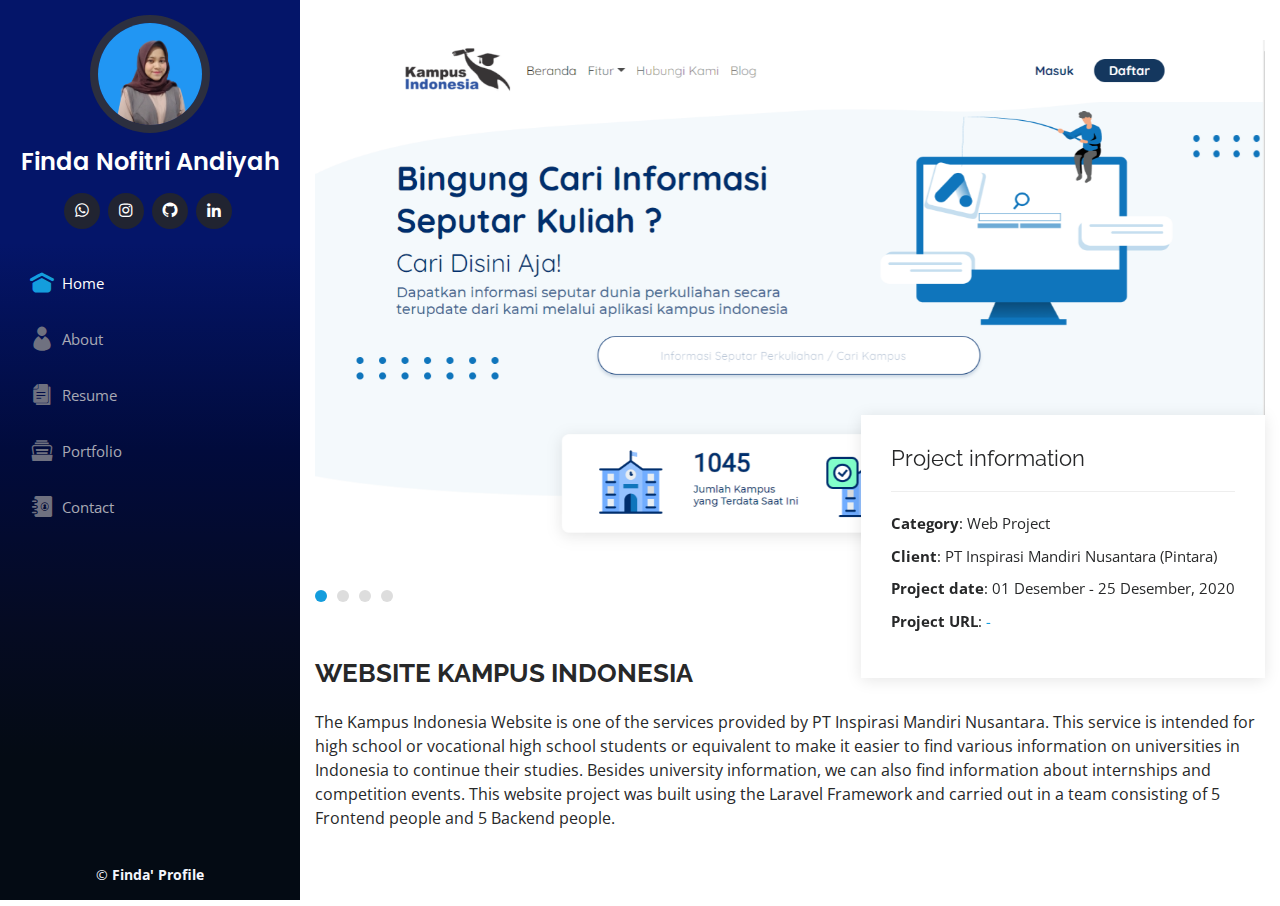
<file: portfolio-details-kampusindonesia.html>
<!DOCTYPE html>
<html lang="en">

<head>
  <meta charset="utf-8">
  <meta content="width=device-width, initial-scale=1.0" name="viewport">

  <title>Portfolio Details Web KI</title>
  <meta content="" name="description">
  <meta content="" name="keywords">

  <!-- Favicons -->
  <link href="assets/img/brandstin.png" rel="icon">
  <link href="assets/img/brands.png" rel="brands">

  <!-- Google Fonts -->
  <link href="https://fonts.googleapis.com/css?family=Open+Sans:300,300i,400,400i,600,600i,700,700i|Raleway:300,300i,400,400i,500,500i,600,600i,700,700i|Poppins:300,300i,400,400i,500,500i,600,600i,700,700i" rel="stylesheet">

  <!-- Vendor CSS Files -->
  <link href="assets/vendor/bootstrap/css/bootstrap.min.css" rel="stylesheet">
  <link href="assets/vendor/icofont/icofont.min.css" rel="stylesheet">
  <link href="assets/vendor/boxicons/css/boxicons.min.css" rel="stylesheet">
  <link href="assets/vendor/venobox/venobox.css" rel="stylesheet">
  <link href="assets/vendor/owl.carousel/assets/owl.carousel.min.css" rel="stylesheet">
  <link href="assets/vendor/aos/aos.css" rel="stylesheet">

  <!-- Template Main CSS File -->
  <link href="assets/css/style.css" rel="stylesheet">

  <!-- =======================================================
  * Template Name: iPortfolio - v1.4.1
  * Template URL: https://bootstrapmade.com/iportfolio-bootstrap-portfolio-websites-template/
  * Author: BootstrapMade.com
  * License: https://bootstrapmade.com/license/
  ======================================================== -->
</head>

<body>

  <!-- ======= Mobile nav toggle button ======= -->
  <button type="button" class="mobile-nav-toggle d-xl-none"><i class="icofont-navigation-menu"></i></button>

  <!-- ======= Header ======= -->
  <header id="header">
    <div class="d-flex flex-column">

      <div class="profile">
        <img src="assets/img/picthxx.png" alt="" class="img-fluid rounded-circle">
        <h1 class="text-light"><a href="index.html">Finda Nofitri Andiyah</a></h1>
        <div class="social-links mt-3 text-center">
          <a href="https://api.whatsapp.com/send?phone=6285607371492" target="_blank" class="facebook"><i class="bx bxl-whatsapp"></i></a>
          <a href="https://www.instagram.com/findanofitri_/" target="_blank" class="instagram"><i class="bx bxl-instagram"></i></a>
          <a href="https://github.com/findanofitri" target="_blank" class="google-plus"><i class="bx bxl-github"></i></a>
          <a href="https://www.linkedin.com/in/finda-nofitri-andiyah-582403172/" target="_blank" class="linkedin"><i class="bx bxl-linkedin"></i></a>
        </div>
      </div>

      <nav class="nav-menu">
        <ul>
          <li class="active"><a href="index.html"><i class="icofont-ui-home"></i> <span>Home</span></a></li>
          <li><a href="index.html#about"><i class="icofont-user-alt-2"></i> <span>About</span></a></li>
          <li><a href="index.html#resume"><i class="icofont-papers"></i> <span>Resume</span></a></li>
          <li><a href="index.html#portfolio"><i class="icofont-files-stack"></i> Portfolio</a></li>
          <!-- <li><a href="#services"><i class="bx bx-server"></i> Services</a></li> -->
          <li><a href="index.html#contact"><i class="icofont-contacts"></i> Contact</a></li>
        </ul>
      </nav><!-- .nav-menu -->
      <button type="button" class="mobile-nav-toggle d-xl-none"><i class="icofont-navigation-menu"></i></button>

    </div>
  </header><!-- End Header -->

  <main id="main">

    <!-- ======= Portfolio Details Section ======= -->
    <section id="portfolio-details" class="portfolio-details">
      <div class="container">

        <div class="portfolio-details-container">

          <div class="owl-carousel portfolio-details-carousel">
            <img src="assets/img/portfolio-details/kampusindonesia.png" class="img-fluid" alt="">
            <img src="assets/img/portfolio-details/kampusindonesia_login.png" class="img-fluid" alt="">
            <img src="assets/img/portfolio-details/kampusindonesia2.png" class="img-fluid" alt="">
            <img src="assets/img/portfolio-details/kampusindonesia3.png" class="img-fluid" alt="">
          </div>

          <div class="portfolio-info">
            <h3>Project information</h3>
            <ul>
              <li><strong>Category</strong>: Web Project</li>
              <li><strong>Client</strong>: PT Inspirasi Mandiri Nusantara (Pintara)</li>
              <li><strong>Project date</strong>: 01 Desember - 25 Desember, 2020</li>
              <li><strong>Project URL</strong>: <a href="#">-</a></li>
            </ul>
          </div>

        </div>

        <div class="portfolio-description">
          <h2><strong>WEBSITE KAMPUS INDONESIA</strong></h2>
          <p>
              The Kampus Indonesia Website is one of the services provided by PT Inspirasi Mandiri Nusantara. This service is intended for high school or vocational high school students or equivalent to make it easier to find various information on universities in Indonesia to continue their studies.
              Besides university information, we can also find information about internships and competition events. This website project was built using the Laravel Framework and carried out in a team consisting of 5 Frontend people and 5 Backend people.
          </p>
        </div>

      </div>
    </section><!-- End Portfolio Details Section -->

  </main><!-- End #main -->

  <!-- ======= Footer ======= -->
  <footer id="footer">
    <div class="container">
      <div class="copyright">
        &copy;  <strong><span>Finda' Profile</span></strong>
      </div>
    </div>
  </footer><!-- End  Footer -->

  <a href="#" class="back-to-top"><i class="icofont-simple-up"></i></a>

  <!-- Vendor JS Files -->
  <script src="assets/vendor/jquery/jquery.min.js"></script>
  <script src="assets/vendor/bootstrap/js/bootstrap.bundle.min.js"></script>
  <script src="assets/vendor/jquery.easing/jquery.easing.min.js"></script>
  <script src="assets/vendor/php-email-form/validate.js"></script>
  <script src="assets/vendor/waypoints/jquery.waypoints.min.js"></script>
  <script src="assets/vendor/counterup/counterup.min.js"></script>
  <script src="assets/vendor/isotope-layout/isotope.pkgd.min.js"></script>
  <script src="assets/vendor/venobox/venobox.min.js"></script>
  <script src="assets/vendor/owl.carousel/owl.carousel.min.js"></script>
  <script src="assets/vendor/typed.js/typed.min.js"></script>
  <script src="assets/vendor/aos/aos.js"></script>

  <!-- Template Main JS File -->
  <script src="assets/js/main.js"></script>

</body>

</html>
</file>
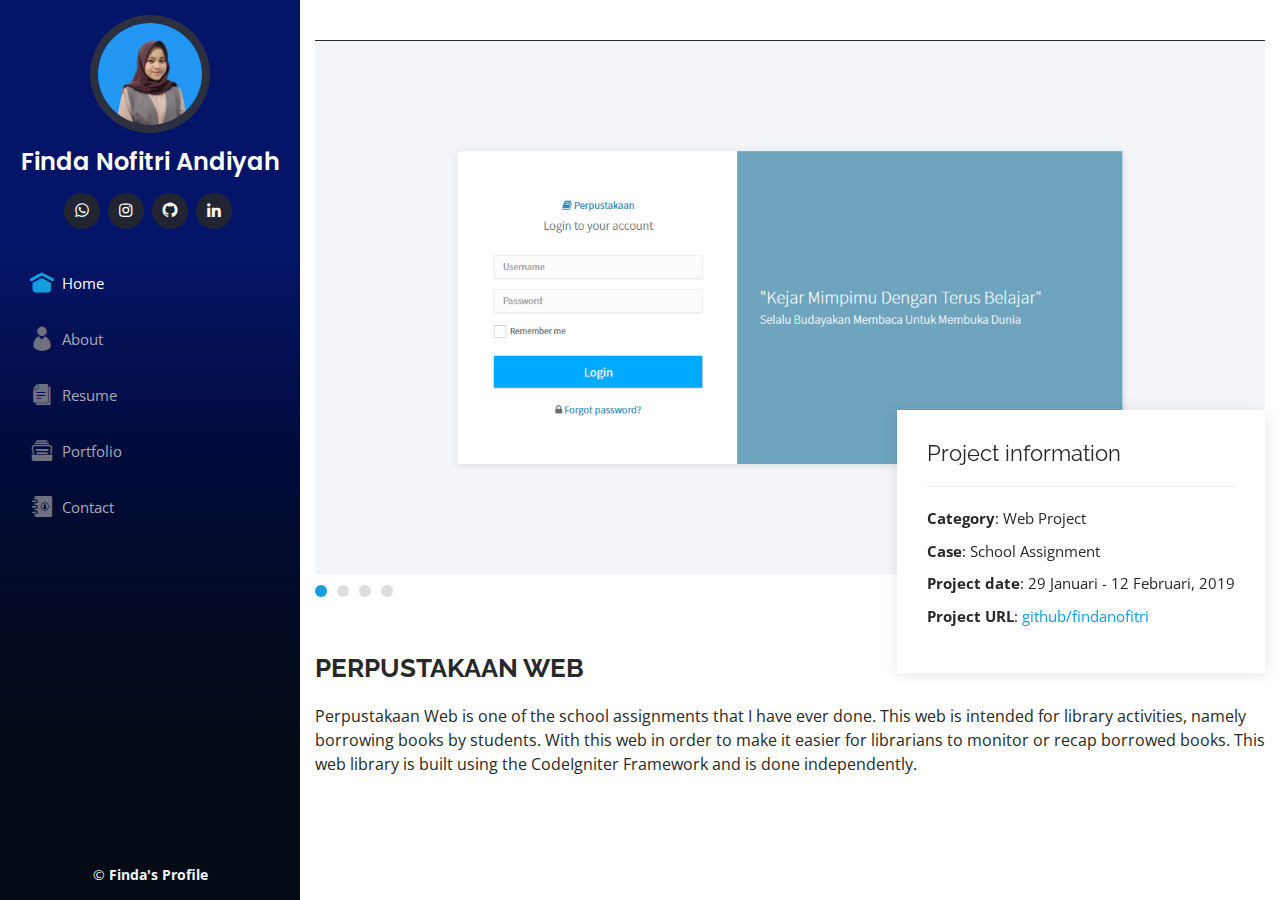
<file: portfolio-details-perpustakaan.html>
<!DOCTYPE html>
<html lang="en">

<head>
  <meta charset="utf-8">
  <meta content="width=device-width, initial-scale=1.0" name="viewport">

  <title>Portfolio Details Web Perpus</title>
  <meta content="" name="description">
  <meta content="" name="keywords">

  <!-- Favicons -->
  <link href="assets/img/brandstin.png" rel="icon">
  <link href="assets/img/brands.png" rel="brands">

  <!-- Google Fonts -->
  <link href="https://fonts.googleapis.com/css?family=Open+Sans:300,300i,400,400i,600,600i,700,700i|Raleway:300,300i,400,400i,500,500i,600,600i,700,700i|Poppins:300,300i,400,400i,500,500i,600,600i,700,700i" rel="stylesheet">

  <!-- Vendor CSS Files -->
  <link href="assets/vendor/bootstrap/css/bootstrap.min.css" rel="stylesheet">
  <link href="assets/vendor/icofont/icofont.min.css" rel="stylesheet">
  <link href="assets/vendor/boxicons/css/boxicons.min.css" rel="stylesheet">
  <link href="assets/vendor/venobox/venobox.css" rel="stylesheet">
  <link href="assets/vendor/owl.carousel/assets/owl.carousel.min.css" rel="stylesheet">
  <link href="assets/vendor/aos/aos.css" rel="stylesheet">

  <!-- Template Main CSS File -->
  <link href="assets/css/style.css" rel="stylesheet">

  <!-- =======================================================
  * Template Name: iPortfolio - v1.4.1
  * Template URL: https://bootstrapmade.com/iportfolio-bootstrap-portfolio-websites-template/
  * Author: BootstrapMade.com
  * License: https://bootstrapmade.com/license/
  ======================================================== -->
</head>

<body>

  <!-- ======= Mobile nav toggle button ======= -->
  <button type="button" class="mobile-nav-toggle d-xl-none"><i class="icofont-navigation-menu"></i></button>

  <!-- ======= Header ======= -->
  <header id="header">
    <div class="d-flex flex-column">

      <div class="profile">
        <img src="assets/img/picthxx.png" alt="" class="img-fluid rounded-circle">
        <h1 class="text-light"><a href="index.html">Finda Nofitri Andiyah</a></h1>
        <div class="social-links mt-3 text-center">
          <a href="https://api.whatsapp.com/send?phone=6285607371492" target="_blank" class="facebook"><i class="bx bxl-whatsapp"></i></a>
          <a href="https://www.instagram.com/findanofitri_/" target="_blank" class="instagram"><i class="bx bxl-instagram"></i></a>
          <a href="https://github.com/findanofitri" target="_blank" class="google-plus"><i class="bx bxl-github"></i></a>
          <a href="https://www.linkedin.com/in/finda-nofitri-andiyah-582403172/" target="_blank" class="linkedin"><i class="bx bxl-linkedin"></i></a>
        </div>
      </div>

      <nav class="nav-menu">
        <ul>
          <li class="active"><a href="index.html"><i class="icofont-ui-home"></i> <span>Home</span></a></li>
          <li><a href="index.html#about"><i class="icofont-user-alt-2"></i> <span>About</span></a></li>
          <li><a href="index.html#resume"><i class="icofont-papers"></i> <span>Resume</span></a></li>
          <li><a href="index.html#portfolio"><i class="icofont-files-stack"></i> Portfolio</a></li>
          <!-- <li><a href="#services"><i class="bx bx-server"></i> Services</a></li> -->
          <li><a href="index.html#contact"><i class="icofont-contacts"></i> Contact</a></li>
        </ul>
      </nav><!-- .nav-menu -->
      <button type="button" class="mobile-nav-toggle d-xl-none"><i class="icofont-navigation-menu"></i></button>

    </div>
  </header><!-- End Header -->

  <main id="main">

    <!-- ======= Portfolio Details Section ======= -->
    <section id="portfolio-details" class="portfolio-details">
      <div class="container">

        <div class="portfolio-details-container">

          <div class="owl-carousel portfolio-details-carousel">
            <img src="assets/img/portfolio-details/perpus_login.png" class="img-fluid" alt="">
            <img src="assets/img/portfolio-details/perpus2.png" class="img-fluid" alt="">
            <img src="assets/img/portfolio-details/perpus2.png" class="img-fluid" alt="">
            <img src="assets/img/portfolio-details/perpus4.png" class="img-fluid" alt="">
          </div>

          <div class="portfolio-info">
            <h3>Project information</h3>
            <ul>
              <li><strong>Category</strong>: Web Project</li>
              <li><strong>Case</strong>: School Assignment</li>
              <li><strong>Project date</strong>: 29 Januari - 12 Februari, 2019</li>
              <li><strong>Project URL</strong>: <a href="https://github.com/findanofitri/Web-Perpustakaan" target="_blank">github/findanofitri</a></li>
            </ul>
          </div>

        </div>

        <div class="portfolio-description">
          <h2><strong>PERPUSTAKAAN WEB</strong></h2>
          <p>
              Perpustakaan Web is one of the school assignments that I have ever done. This web is intended for library activities, namely borrowing books by students. With this web in order to make it easier for librarians to monitor or recap borrowed books.
              This web library is built using the CodeIgniter Framework and is done independently.
            
          </p>
        </div>

      </div>
    </section><!-- End Portfolio Details Section -->

  </main><!-- End #main -->

  <!-- ======= Footer ======= -->
  <footer id="footer">
    <div class="container">
      <div class="copyright">
        &copy;  <strong><span>Finda's Profile</span></strong>
      </div>
    </div>
  </footer><!-- End  Footer -->

  <a href="#" class="back-to-top"><i class="icofont-simple-up"></i></a>

  <!-- Vendor JS Files -->
  <script src="assets/vendor/jquery/jquery.min.js"></script>
  <script src="assets/vendor/bootstrap/js/bootstrap.bundle.min.js"></script>
  <script src="assets/vendor/jquery.easing/jquery.easing.min.js"></script>
  <script src="assets/vendor/php-email-form/validate.js"></script>
  <script src="assets/vendor/waypoints/jquery.waypoints.min.js"></script>
  <script src="assets/vendor/counterup/counterup.min.js"></script>
  <script src="assets/vendor/isotope-layout/isotope.pkgd.min.js"></script>
  <script src="assets/vendor/venobox/venobox.min.js"></script>
  <script src="assets/vendor/owl.carousel/owl.carousel.min.js"></script>
  <script src="assets/vendor/typed.js/typed.min.js"></script>
  <script src="assets/vendor/aos/aos.js"></script>

  <!-- Template Main JS File -->
  <script src="assets/js/main.js"></script>

</body>

</html>
</file>
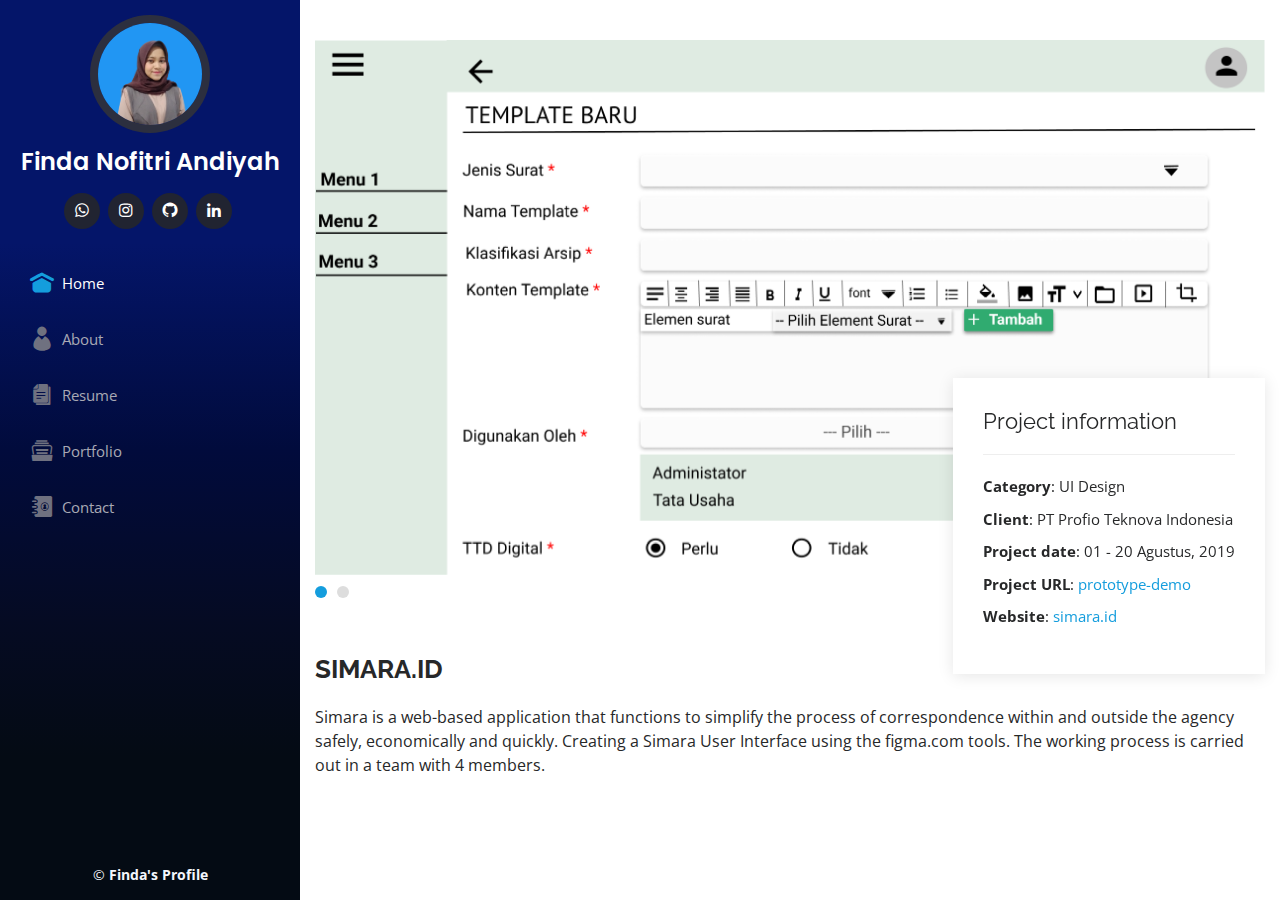
<file: portfolio-details-simara.html>
<!DOCTYPE html>
<html lang="en">

<head>
  <meta charset="utf-8">
  <meta content="width=device-width, initial-scale=1.0" name="viewport">

  <title>Portfolio Details Simara.id</title>
  <meta content="" name="description">
  <meta content="" name="keywords">

  <!-- Favicons -->
  <link href="assets/img/brandstin.png" rel="icon">
  <link href="assets/img/brands.png" rel="brands">

  <!-- Google Fonts -->
  <link href="https://fonts.googleapis.com/css?family=Open+Sans:300,300i,400,400i,600,600i,700,700i|Raleway:300,300i,400,400i,500,500i,600,600i,700,700i|Poppins:300,300i,400,400i,500,500i,600,600i,700,700i" rel="stylesheet">

  <!-- Vendor CSS Files -->
  <link href="assets/vendor/bootstrap/css/bootstrap.min.css" rel="stylesheet">
  <link href="assets/vendor/icofont/icofont.min.css" rel="stylesheet">
  <link href="assets/vendor/boxicons/css/boxicons.min.css" rel="stylesheet">
  <link href="assets/vendor/venobox/venobox.css" rel="stylesheet">
  <link href="assets/vendor/owl.carousel/assets/owl.carousel.min.css" rel="stylesheet">
  <link href="assets/vendor/aos/aos.css" rel="stylesheet">

  <!-- Template Main CSS File -->
  <link href="assets/css/style.css" rel="stylesheet">

  <!-- =======================================================
  * Template Name: iPortfolio - v1.4.1
  * Template URL: https://bootstrapmade.com/iportfolio-bootstrap-portfolio-websites-template/
  * Author: BootstrapMade.com
  * License: https://bootstrapmade.com/license/
  ======================================================== -->
</head>

<body>

  <!-- ======= Mobile nav toggle button ======= -->
  <button type="button" class="mobile-nav-toggle d-xl-none"><i class="icofont-navigation-menu"></i></button>

  <!-- ======= Header ======= -->
  <header id="header">
    <div class="d-flex flex-column">

      <div class="profile">
        <img src="assets/img/picthxx.png" alt="" class="img-fluid rounded-circle">
        <h1 class="text-light"><a href="index.html">Finda Nofitri Andiyah</a></h1>
        <div class="social-links mt-3 text-center">
          <a href="https://api.whatsapp.com/send?phone=6285607371492" target="_blank" class="facebook"><i class="bx bxl-whatsapp"></i></a>
          <a href="https://www.instagram.com/findanofitri_/" target="_blank" class="instagram"><i class="bx bxl-instagram"></i></a>
          <a href="https://github.com/findanofitri" target="_blank" class="google-plus"><i class="bx bxl-github"></i></a>
          <a href="https://www.linkedin.com/in/finda-nofitri-andiyah-582403172/" target="_blank" class="linkedin"><i class="bx bxl-linkedin"></i></a>
        </div>
      </div>

      <nav class="nav-menu">
        <ul>
          <li class="active"><a href="index.html"><i class="icofont-ui-home"></i> <span>Home</span></a></li>
          <li><a href="index.html#about"><i class="icofont-user-alt-2"></i> <span>About</span></a></li>
          <li><a href="index.html#resume"><i class="icofont-papers"></i> <span>Resume</span></a></li>
          <li><a href="index.html#portfolio"><i class="icofont-files-stack"></i> Portfolio</a></li>
          <!-- <li><a href="#services"><i class="bx bx-server"></i> Services</a></li> -->
          <li><a href="index.html#contact"><i class="icofont-contacts"></i> Contact</a></li>
        </ul>
      </nav><!-- .nav-menu -->
      <button type="button" class="mobile-nav-toggle d-xl-none"><i class="icofont-navigation-menu"></i></button>

    </div>
  </header><!-- End Header -->

  <main id="main">

    <!-- ======= Portfolio Details Section ======= -->
    <section id="portfolio-details" class="portfolio-details">
      <div class="container">

        <div class="portfolio-details-container">

          <div class="owl-carousel portfolio-details-carousel">
            <img src="assets/img/portfolio-details/VB1.png" class="img-fluid" alt="">
            <img src="assets/img/portfolio-details/VA1.png" class="img-fluid" alt="">
          </div>

          <div class="portfolio-info">
            <h3>Project information</h3>
            <ul>
              <li><strong>Category</strong>: UI Design</li>
              <li><strong>Client</strong>: PT Profio Teknova Indonesia</li>
              <li><strong>Project date</strong>: 01 - 20 Agustus, 2019</li>
              <li><strong>Project URL</strong>: <a href="https://www.figma.com/proto/oPbabt6M1jAQfCE4b5R01N/Simara-v2-(Gabungan-4)?node-id=0%3A2&scaling=contain" target="_blank">prototype-demo</a></li>
              <li><strong>Website</strong>: <a href="https://simara.id/" target="_blank">simara.id</a></li>
            </ul>
          </div>

        </div>

        <div class="portfolio-description">
          <h2><strong>SIMARA.ID</strong> </h2>
          <p>
              Simara is a web-based application that functions to simplify the process of correspondence within and outside the agency safely, economically and quickly.
              Creating a Simara User Interface using the figma.com tools. The working process is carried out in a team with 4 members.
          </p>
        </div>

      </div>
    </section><!-- End Portfolio Details Section -->

  </main><!-- End #main -->

  <!-- ======= Footer ======= -->
  <footer id="footer">
    <div class="container">
      <div class="copyright">
        &copy; <strong><span>Finda's Profile</span></strong>
      </div>
    </div>
  </footer><!-- End  Footer -->

  <a href="#" class="back-to-top"><i class="icofont-simple-up"></i></a>

  <!-- Vendor JS Files -->
  <script src="assets/vendor/jquery/jquery.min.js"></script>
  <script src="assets/vendor/bootstrap/js/bootstrap.bundle.min.js"></script>
  <script src="assets/vendor/jquery.easing/jquery.easing.min.js"></script>
  <script src="assets/vendor/php-email-form/validate.js"></script>
  <script src="assets/vendor/waypoints/jquery.waypoints.min.js"></script>
  <script src="assets/vendor/counterup/counterup.min.js"></script>
  <script src="assets/vendor/isotope-layout/isotope.pkgd.min.js"></script>
  <script src="assets/vendor/venobox/venobox.min.js"></script>
  <script src="assets/vendor/owl.carousel/owl.carousel.min.js"></script>
  <script src="assets/vendor/typed.js/typed.min.js"></script>
  <script src="assets/vendor/aos/aos.js"></script>

  <!-- Template Main JS File -->
  <script src="assets/js/main.js"></script>

</body>

</html>
</file>
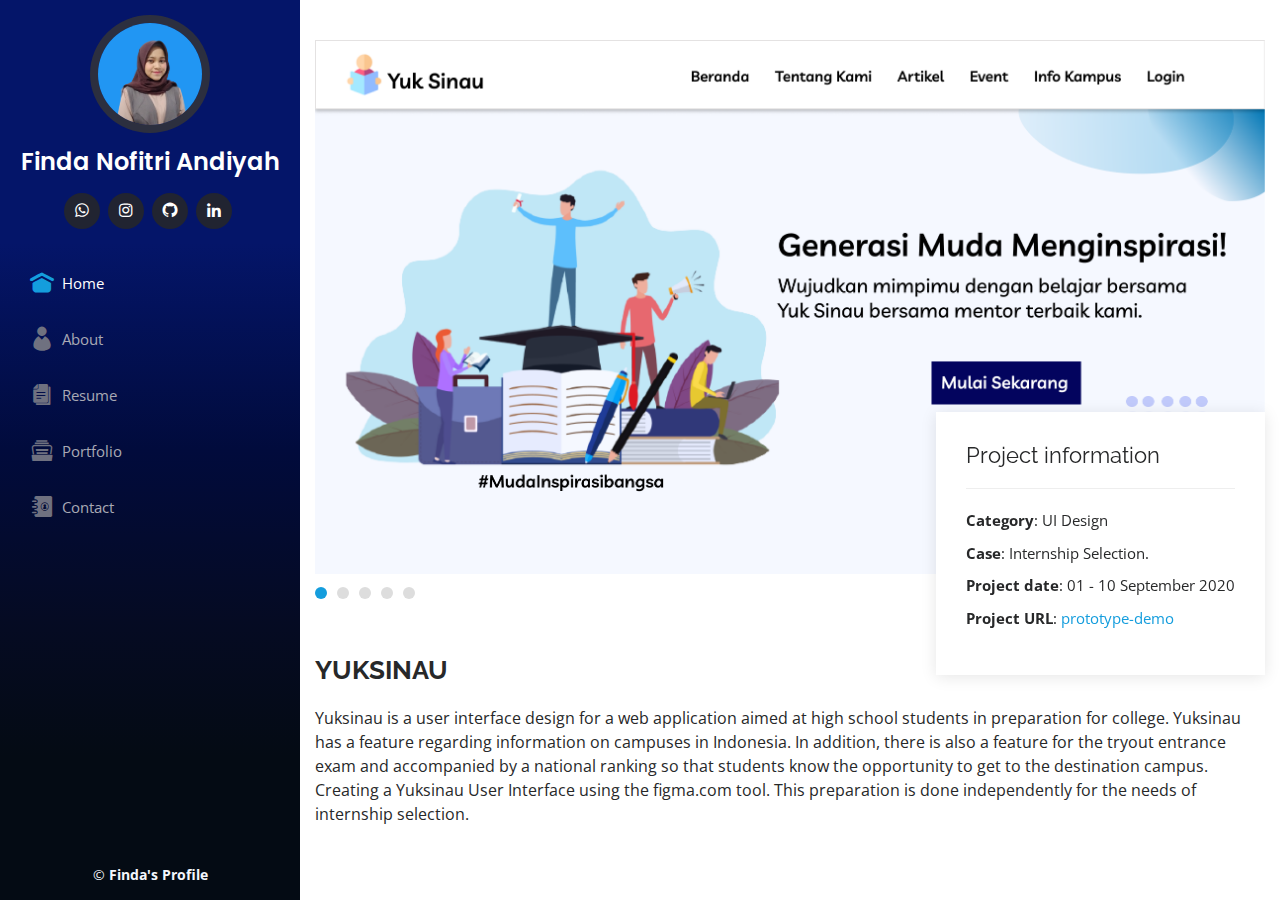
<file: portfolio-details-yuksinau.html>
<!DOCTYPE html>
<html lang="en">

<head>
  <meta charset="utf-8">
  <meta content="width=device-width, initial-scale=1.0" name="viewport">

  <title>Portfolio Details Yuksinau</title>
  <meta content="" name="description">
  <meta content="" name="keywords">

  <!-- Favicons -->
  <link href="assets/img/brandstin.png" rel="icon">
  <link href="assets/img/brands.png" rel="brands">

  <!-- Google Fonts -->
  <link href="https://fonts.googleapis.com/css?family=Open+Sans:300,300i,400,400i,600,600i,700,700i|Raleway:300,300i,400,400i,500,500i,600,600i,700,700i|Poppins:300,300i,400,400i,500,500i,600,600i,700,700i" rel="stylesheet">

  <!-- Vendor CSS Files -->
  <link href="assets/vendor/bootstrap/css/bootstrap.min.css" rel="stylesheet">
  <link href="assets/vendor/icofont/icofont.min.css" rel="stylesheet">
  <link href="assets/vendor/boxicons/css/boxicons.min.css" rel="stylesheet">
  <link href="assets/vendor/venobox/venobox.css" rel="stylesheet">
  <link href="assets/vendor/owl.carousel/assets/owl.carousel.min.css" rel="stylesheet">
  <link href="assets/vendor/aos/aos.css" rel="stylesheet">

  <!-- Template Main CSS File -->
  <link href="assets/css/style.css" rel="stylesheet">

  <!-- =======================================================
  * Template Name: iPortfolio - v1.4.1
  * Template URL: https://bootstrapmade.com/iportfolio-bootstrap-portfolio-websites-template/
  * Author: BootstrapMade.com
  * License: https://bootstrapmade.com/license/
  ======================================================== -->
</head>

<body>

  <!-- ======= Mobile nav toggle button ======= -->
  <button type="button" class="mobile-nav-toggle d-xl-none"><i class="icofont-navigation-menu"></i></button>

  <!-- ======= Header ======= -->
  <header id="header">
    <div class="d-flex flex-column">

      <div class="profile">
        <img src="assets/img/picthxx.png" alt="" class="img-fluid rounded-circle">
        <h1 class="text-light"><a href="index.html">Finda Nofitri Andiyah</a></h1>
        <div class="social-links mt-3 text-center">
          <a href="https://api.whatsapp.com/send?phone=6285607371492" target="_blank" class="facebook"><i class="bx bxl-whatsapp"></i></a>
          <a href="https://www.instagram.com/findanofitri_/" target="_blank" class="instagram"><i class="bx bxl-instagram"></i></a>
          <a href="https://github.com/findanofitri" target="_blank" class="google-plus"><i class="bx bxl-github"></i></a>
          <a href="https://www.linkedin.com/in/finda-nofitri-andiyah-582403172/" target="_blank" class="linkedin"><i class="bx bxl-linkedin"></i></a>
        </div>
      </div>

      <nav class="nav-menu">
        <ul>
          <li class="active"><a href="index.html"><i class="icofont-ui-home"></i> <span>Home</span></a></li>
          <li><a href="index.html#about"><i class="icofont-user-alt-2"></i> <span>About</span></a></li>
          <li><a href="index.html#resume"><i class="icofont-papers"></i> <span>Resume</span></a></li>
          <li><a href="index.html#portfolio"><i class="icofont-files-stack"></i> Portfolio</a></li>
          <!-- <li><a href="#services"><i class="bx bx-server"></i> Services</a></li> -->
          <li><a href="index.html#contact"><i class="icofont-contacts"></i> Contact</a></li>
        </ul>
      </nav><!-- .nav-menu -->
      <button type="button" class="mobile-nav-toggle d-xl-none"><i class="icofont-navigation-menu"></i></button>

    </div>
  </header><!-- End Header -->

  <main id="main">

    <!-- ======= Portfolio Details Section ======= -->
    <section id="portfolio-details" class="portfolio-details">
      <div class="container">

        <div class="portfolio-details-container">

          <div class="owl-carousel portfolio-details-carousel">
            <img src="assets/img/portfolio-details/yuksinau.png" class="img-fluid" alt="">
            <img src="assets/img/portfolio-details/yuksinau_daftar.png" class="img-fluid" alt="">
            <img src="assets/img/portfolio-details/yuksinau_dashboard.png" class="img-fluid" alt="">
            <img src="assets/img/portfolio-details/yuksinau_UserTipsBelajar.png" class="img-fluid" alt="">
            <img src="assets/img/portfolio-details/yuksinau_UserGrafikBelajar.png" class="img-fluid" alt="">
          </div>

          <div class="portfolio-info">
            <h3>Project information</h3>
            <ul>
              <li><strong>Category</strong>: UI Design</li>
              <li><strong>Case</strong>: Internship Selection.</li>
              <li><strong>Project date</strong>: 01 - 10 September 2020</li>
              <li><strong>Project URL</strong>: <a href="https://www.figma.com/proto/I8Pc1FRKOUin4bxU9w5Nmt/yuksinau.com---Praintern?node-id=24%3A19&scaling=scale-down" target="_blank">prototype-demo</a></li>
            </ul>
          </div>

        </div>

        <div class="portfolio-description">
          <h2><strong>YUKSINAU</strong></h2>
          <p>
            Yuksinau is a user interface design for a web application aimed at high school students in preparation for college. Yuksinau has a feature regarding information on campuses in Indonesia. In addition, there is also a feature for the tryout entrance exam and accompanied by a national ranking so that students know the opportunity to get to the destination campus.
            Creating a Yuksinau User Interface using the figma.com tool. This preparation is done independently for the needs of internship selection.
          </p>
        </div>

      </div>
    </section><!-- End Portfolio Details Section -->

  </main><!-- End #main -->

  <!-- ======= Footer ======= -->
  <footer id="footer">
    <div class="container">
      <div class="copyright">
        &copy;  <strong><span>Finda's Profile</span></strong>
      </div>
    </div>
  </footer><!-- End  Footer -->

  <a href="#" class="back-to-top"><i class="icofont-simple-up"></i></a>

  <!-- Vendor JS Files -->
  <script src="assets/vendor/jquery/jquery.min.js"></script>
  <script src="assets/vendor/bootstrap/js/bootstrap.bundle.min.js"></script>
  <script src="assets/vendor/jquery.easing/jquery.easing.min.js"></script>
  <script src="assets/vendor/php-email-form/validate.js"></script>
  <script src="assets/vendor/waypoints/jquery.waypoints.min.js"></script>
  <script src="assets/vendor/counterup/counterup.min.js"></script>
  <script src="assets/vendor/isotope-layout/isotope.pkgd.min.js"></script>
  <script src="assets/vendor/venobox/venobox.min.js"></script>
  <script src="assets/vendor/owl.carousel/owl.carousel.min.js"></script>
  <script src="assets/vendor/typed.js/typed.min.js"></script>
  <script src="assets/vendor/aos/aos.js"></script>

  <!-- Template Main JS File -->
  <script src="assets/js/main.js"></script>

</body>

</html>
</file>
<file: assets/vendor/venobox/venobox.css>
/* ------ venobox.css --------*/
.vbox-overlay *, .vbox-overlay *:before, .vbox-overlay *:after{
    -webkit-backface-visibility: hidden;
    -webkit-box-sizing:border-box;
    -moz-box-sizing:border-box;
    box-sizing:border-box;
}
.vbox-overlay * { 
    -webkit-backface-visibility: visible;
    backface-visibility: visible;
}
.vbox-overlay{
    display: -webkit-flex;
    display: flex;
    -webkit-flex-direction: column;
    flex-direction: column;
    -webkit-justify-content: center;
    justify-content: center;
    -webkit-align-items: center;
    align-items: center;
    position: fixed;
    left: 0;
    top: 0;
    bottom: 0;
    right: 0;
    z-index: 999999;
}

/* ----- navigation ----- */
.vbox-title{
    width: 100%;
    height: 40px;
    float: left;
    text-align: center;
    line-height: 28px;
    font-size: 12px;
    padding: 6px 50px;
    overflow: hidden;
    position: fixed;
    display: none;
    left: 0;
    z-index: 89;
}
.vbox-close{
    cursor: pointer;
    position: fixed;
    top: -1px;
    right: 0;
    width: 50px;
    height: 40px;
    padding: 6px;
    display: block;
    background-position:10px center;
    overflow: hidden;
    font-size: 24px;
    line-height: 1;
    text-align: center;
    z-index: 99;
}
.vbox-left{
    cursor: pointer;
    position: fixed;
    left: 0;
    height: 40px;
    overflow: hidden;
    line-height: 28px;
    font-size: 12px;
    z-index: 99;
    display: flex;
    align-items:center;
}
.vbox-num{
    display: inline-block;
    margin: 6px 0 6px 15px;
}
/* ----- Social share ----- */
.vbox-share{
    line-height: 28px;
    font-size: 12px;
    overflow: hidden;
    position: fixed;
    left: 0;
    z-index: 98;
    display: flex;
    align-items:center;
    justify-content: center;
    width: 100%;
    text-align: center;
}
.vbox-share svg{
    max-height: 28px;
    width: 28px;
    z-index: 10;
    margin-left: 12px;
    margin-top: 6px;
    margin-bottom: 6px;
    vertical-align: middle;
}


/* ----- navigation ARROWS ----- */
.vbox-next, .vbox-prev{
    position: fixed;
    top: 50%;
    margin-top: -15px;
    overflow: hidden;
    cursor: pointer;
    display: block;
    width: 45px;
    height: 45px;
    z-index: 99;
}
.vbox-next span, .vbox-prev span{
    position: relative;
    width: 20px;
    height: 20px;
    border: 2px solid transparent;
    border-top-color: #B6B6B6;
    border-right-color: #B6B6B6;
    text-indent: -100px;
    position: absolute;
    top: 8px;
    display: block;
}
.vbox-prev{
    left: 15px;
}
.vbox-next{
    right: 15px;
}
.vbox-prev span{
    left: 10px;
    -ms-transform: rotate(-135deg);
    -webkit-transform: rotate(-135deg);
    transform: rotate(-135deg);
}
.vbox-next span{
    -ms-transform: rotate(45deg);
    -webkit-transform: rotate(45deg);
    transform: rotate(45deg);
    right: 10px;
}
/* ------- inline window ------ */
.vbox-inline{
    width: 420px;
    height: 315px;
    height: 70vh;
    padding: 10px;
    background: #fff;
    margin: 0 auto;
    overflow: auto;
    text-align: left;
}
/* ------- Video & iFrames window ------ */
.venoframe{
    max-width: 100%;
    width: 100%;
    border: none;
    width: 100%;
    height: 260px;
    height: 70vh;
}
.venoframe.vbvid{
    height: 260px;
}
@media (min-width: 768px) {
    .venoframe, .vbox-inline{
        width: 90%;
        height: 360px;
        height: 70vh;
    }
    .venoframe.vbvid{
        width: 640px;
        height: 360px;
    }
}
@media (min-width: 992px) {
    .venoframe, .vbox-inline{
        max-width: 1200px;
        width: 80%;
        height: 540px;
        height: 70vh;
    }
    .venoframe.vbvid{
        width: 960px;
        height: 540px;
    }
}
/* 
Please do NOT edit this part! 
or at least read this note: http://i.imgur.com/7C0ws9e.gif
*/
.vbox-open{
    overflow: hidden;
}
.vbox-container{
    position: absolute;
    left: 0;
    right: 0;
    top: 0;
    bottom: 0;
    overflow-x: hidden;
    overflow-y: scroll;
    overflow-scrolling: touch;
    -webkit-overflow-scrolling: touch;
    z-index: 20;
    max-height: 100%;

}

.vbox-content{
    text-align: center;
    float: left;
    width: 100%;
    position: relative;
    overflow: hidden;
    padding: 20px 4%;
}
.vbox-container img{
    max-width: 100%;
    height: auto;
}
.vbox-figlio{
    box-shadow: 0 0 12px rgba(0,0,0,0.19), 0 6px 6px rgba(0,0,0,0.23);
    max-width: 100%;
    text-align: initial;
}
img.vbox-figlio{
    -webkit-user-select: none;
-khtml-user-select: none;
-moz-user-select: none;
-o-user-select: none;
user-select: none;
}
.vbox-content.swipe-left{
    margin-left: -200px !important;
}
.vbox-content.swipe-right{
    margin-left: 200px !important;
}
.vbox-animated{
    webkit-transition: margin 300ms ease-out;
    transition: margin 300ms ease-out;
}

/* ---------- preloader ----------
 * SPINKIT 
 * http://tobiasahlin.com/spinkit/
-------------------------------- */
.sk-double-bounce,.sk-rotating-plane{width:40px;height:40px;margin:40px auto}.sk-rotating-plane{background-color:#333;-webkit-animation:sk-rotatePlane 1.2s infinite ease-in-out;animation:sk-rotatePlane 1.2s infinite ease-in-out}@-webkit-keyframes sk-rotatePlane{0%{-webkit-transform:perspective(120px) rotateX(0) rotateY(0);transform:perspective(120px) rotateX(0) rotateY(0)}50%{-webkit-transform:perspective(120px) rotateX(-180.1deg) rotateY(0);transform:perspective(120px) rotateX(-180.1deg) rotateY(0)}100%{-webkit-transform:perspective(120px) rotateX(-180deg) rotateY(-179.9deg);transform:perspective(120px) rotateX(-180deg) rotateY(-179.9deg)}}@keyframes sk-rotatePlane{0%{-webkit-transform:perspective(120px) rotateX(0) rotateY(0);transform:perspective(120px) rotateX(0) rotateY(0)}50%{-webkit-transform:perspective(120px) rotateX(-180.1deg) rotateY(0);transform:perspective(120px) rotateX(-180.1deg) rotateY(0)}100%{-webkit-transform:perspective(120px) rotateX(-180deg) rotateY(-179.9deg);transform:perspective(120px) rotateX(-180deg) rotateY(-179.9deg)}}.sk-double-bounce{position:relative}.sk-double-bounce .sk-child{width:100%;height:100%;border-radius:50%;background-color:#333;opacity:.6;position:absolute;top:0;left:0;-webkit-animation:sk-doubleBounce 2s infinite ease-in-out;animation:sk-doubleBounce 2s infinite ease-in-out}.sk-chasing-dots .sk-child,.sk-spinner-pulse,.sk-three-bounce .sk-child{background-color:#333;border-radius:100%}.sk-double-bounce .sk-double-bounce2{-webkit-animation-delay:-1s;animation-delay:-1s}@-webkit-keyframes sk-doubleBounce{0%,100%{-webkit-transform:scale(0);transform:scale(0)}50%{-webkit-transform:scale(1);transform:scale(1)}}@keyframes sk-doubleBounce{0%,100%{-webkit-transform:scale(0);transform:scale(0)}50%{-webkit-transform:scale(1);transform:scale(1)}}.sk-wave{margin:40px auto;width:50px;height:40px;text-align:center;font-size:10px}.sk-wave .sk-rect{background-color:#333;height:100%;width:6px;display:inline-block;-webkit-animation:sk-waveStretchDelay 1.2s infinite ease-in-out;animation:sk-waveStretchDelay 1.2s infinite ease-in-out}.sk-wave .sk-rect1{-webkit-animation-delay:-1.2s;animation-delay:-1.2s}.sk-wave .sk-rect2{-webkit-animation-delay:-1.1s;animation-delay:-1.1s}.sk-wave .sk-rect3{-webkit-animation-delay:-1s;animation-delay:-1s}.sk-wave .sk-rect4{-webkit-animation-delay:-.9s;animation-delay:-.9s}.sk-wave .sk-rect5{-webkit-animation-delay:-.8s;animation-delay:-.8s}@-webkit-keyframes sk-waveStretchDelay{0%,100%,40%{-webkit-transform:scaleY(.4);transform:scaleY(.4)}20%{-webkit-transform:scaleY(1);transform:scaleY(1)}}@keyframes sk-waveStretchDelay{0%,100%,40%{-webkit-transform:scaleY(.4);transform:scaleY(.4)}20%{-webkit-transform:scaleY(1);transform:scaleY(1)}}.sk-wandering-cubes{margin:40px auto;width:40px;height:40px;position:relative}.sk-wandering-cubes .sk-cube{background-color:#333;width:10px;height:10px;position:absolute;top:0;left:0;-webkit-animation:sk-wanderingCube 1.8s ease-in-out -1.8s infinite both;animation:sk-wanderingCube 1.8s ease-in-out -1.8s infinite both}.sk-chasing-dots,.sk-spinner-pulse{width:40px;height:40px;margin:40px auto}.sk-wandering-cubes .sk-cube2{-webkit-animation-delay:-.9s;animation-delay:-.9s}@-webkit-keyframes sk-wanderingCube{0%{-webkit-transform:rotate(0);transform:rotate(0)}25%{-webkit-transform:translateX(30px) rotate(-90deg) scale(.5);transform:translateX(30px) rotate(-90deg) scale(.5)}50%{-webkit-transform:translateX(30px) translateY(30px) rotate(-179deg);transform:translateX(30px) translateY(30px) rotate(-179deg)}50.1%{-webkit-transform:translateX(30px) translateY(30px) rotate(-180deg);transform:translateX(30px) translateY(30px) rotate(-180deg)}75%{-webkit-transform:translateX(0) translateY(30px) rotate(-270deg) scale(.5);transform:translateX(0) translateY(30px) rotate(-270deg) scale(.5)}100%{-webkit-transform:rotate(-360deg);transform:rotate(-360deg)}}@keyframes sk-wanderingCube{0%{-webkit-transform:rotate(0);transform:rotate(0)}25%{-webkit-transform:translateX(30px) rotate(-90deg) scale(.5);transform:translateX(30px) rotate(-90deg) scale(.5)}50%{-webkit-transform:translateX(30px) translateY(30px) rotate(-179deg);transform:translateX(30px) translateY(30px) rotate(-179deg)}50.1%{-webkit-transform:translateX(30px) translateY(30px) rotate(-180deg);transform:translateX(30px) translateY(30px) rotate(-180deg)}75%{-webkit-transform:translateX(0) translateY(30px) rotate(-270deg) scale(.5);transform:translateX(0) translateY(30px) rotate(-270deg) scale(.5)}100%{-webkit-transform:rotate(-360deg);transform:rotate(-360deg)}}.sk-spinner-pulse{-webkit-animation:sk-pulseScaleOut 1s infinite ease-in-out;animation:sk-pulseScaleOut 1s infinite ease-in-out}@-webkit-keyframes sk-pulseScaleOut{0%{-webkit-transform:scale(0);transform:scale(0)}100%{-webkit-transform:scale(1);transform:scale(1);opacity:0}}@keyframes sk-pulseScaleOut{0%{-webkit-transform:scale(0);transform:scale(0)}100%{-webkit-transform:scale(1);transform:scale(1);opacity:0}}.sk-chasing-dots{position:relative;text-align:center;-webkit-animation:sk-chasingDotsRotate 2s infinite linear;animation:sk-chasingDotsRotate 2s infinite linear}.sk-chasing-dots .sk-child{width:60%;height:60%;display:inline-block;position:absolute;top:0;-webkit-animation:sk-chasingDotsBounce 2s infinite ease-in-out;animation:sk-chasingDotsBounce 2s infinite ease-in-out}.sk-chasing-dots .sk-dot2{top:auto;bottom:0;-webkit-animation-delay:-1s;animation-delay:-1s}@-webkit-keyframes sk-chasingDotsRotate{100%{-webkit-transform:rotate(360deg);transform:rotate(360deg)}}@keyframes sk-chasingDotsRotate{100%{-webkit-transform:rotate(360deg);transform:rotate(360deg)}}@-webkit-keyframes sk-chasingDotsBounce{0%,100%{-webkit-transform:scale(0);transform:scale(0)}50%{-webkit-transform:scale(1);transform:scale(1)}}@keyframes sk-chasingDotsBounce{0%,100%{-webkit-transform:scale(0);transform:scale(0)}50%{-webkit-transform:scale(1);transform:scale(1)}}.sk-three-bounce{margin:40px auto;width:80px;text-align:center}.sk-three-bounce .sk-child{width:20px;height:20px;display:inline-block;-webkit-animation:sk-three-bounce 1.4s ease-in-out 0s infinite both;animation:sk-three-bounce 1.4s ease-in-out 0s infinite both}.sk-circle .sk-child:before,.sk-fading-circle .sk-circle:before{display:block;border-radius:100%;content:'';background-color:#333}.sk-three-bounce .sk-bounce1{-webkit-animation-delay:-.32s;animation-delay:-.32s}.sk-three-bounce .sk-bounce2{-webkit-animation-delay:-.16s;animation-delay:-.16s}@-webkit-keyframes sk-three-bounce{0%,100%,80%{-webkit-transform:scale(0);transform:scale(0)}40%{-webkit-transform:scale(1);transform:scale(1)}}@keyframes sk-three-bounce{0%,100%,80%{-webkit-transform:scale(0);transform:scale(0)}40%{-webkit-transform:scale(1);transform:scale(1)}}.sk-circle{margin:40px auto;width:40px;height:40px;position:relative}.sk-circle .sk-child{width:100%;height:100%;position:absolute;left:0;top:0}.sk-circle .sk-child:before{margin:0 auto;width:15%;height:15%;-webkit-animation:sk-circleBounceDelay 1.2s infinite ease-in-out both;animation:sk-circleBounceDelay 1.2s infinite ease-in-out both}.sk-circle .sk-circle2{-webkit-transform:rotate(30deg);-ms-transform:rotate(30deg);transform:rotate(30deg)}.sk-circle .sk-circle3{-webkit-transform:rotate(60deg);-ms-transform:rotate(60deg);transform:rotate(60deg)}.sk-circle .sk-circle4{-webkit-transform:rotate(90deg);-ms-transform:rotate(90deg);transform:rotate(90deg)}.sk-circle .sk-circle5{-webkit-transform:rotate(120deg);-ms-transform:rotate(120deg);transform:rotate(120deg)}.sk-circle .sk-circle6{-webkit-transform:rotate(150deg);-ms-transform:rotate(150deg);transform:rotate(150deg)}.sk-circle .sk-circle7{-webkit-transform:rotate(180deg);-ms-transform:rotate(180deg);transform:rotate(180deg)}.sk-circle .sk-circle8{-webkit-transform:rotate(210deg);-ms-transform:rotate(210deg);transform:rotate(210deg)}.sk-circle .sk-circle9{-webkit-transform:rotate(240deg);-ms-transform:rotate(240deg);transform:rotate(240deg)}.sk-circle .sk-circle10{-webkit-transform:rotate(270deg);-ms-transform:rotate(270deg);transform:rotate(270deg)}.sk-circle .sk-circle11{-webkit-transform:rotate(300deg);-ms-transform:rotate(300deg);transform:rotate(300deg)}.sk-circle .sk-circle12{-webkit-transform:rotate(330deg);-ms-transform:rotate(330deg);transform:rotate(330deg)}.sk-circle .sk-circle2:before{-webkit-animation-delay:-1.1s;animation-delay:-1.1s}.sk-circle .sk-circle3:before{-webkit-animation-delay:-1s;animation-delay:-1s}.sk-circle .sk-circle4:before{-webkit-animation-delay:-.9s;animation-delay:-.9s}.sk-circle .sk-circle5:before{-webkit-animation-delay:-.8s;animation-delay:-.8s}.sk-circle .sk-circle6:before{-webkit-animation-delay:-.7s;animation-delay:-.7s}.sk-circle .sk-circle7:before{-webkit-animation-delay:-.6s;animation-delay:-.6s}.sk-circle .sk-circle8:before{-webkit-animation-delay:-.5s;animation-delay:-.5s}.sk-circle .sk-circle9:before{-webkit-animation-delay:-.4s;animation-delay:-.4s}.sk-circle .sk-circle10:before{-webkit-animation-delay:-.3s;animation-delay:-.3s}.sk-circle .sk-circle11:before{-webkit-animation-delay:-.2s;animation-delay:-.2s}.sk-circle .sk-circle12:before{-webkit-animation-delay:-.1s;animation-delay:-.1s}@-webkit-keyframes sk-circleBounceDelay{0%,100%,80%{-webkit-transform:scale(0);transform:scale(0)}40%{-webkit-transform:scale(1);transform:scale(1)}}@keyframes sk-circleBounceDelay{0%,100%,80%{-webkit-transform:scale(0);transform:scale(0)}40%{-webkit-transform:scale(1);transform:scale(1)}}.sk-cube-grid{width:40px;height:40px;margin:40px auto}.sk-cube-grid .sk-cube{width:33.33%;height:33.33%;background-color:#333;float:left;-webkit-animation:sk-cubeGridScaleDelay 1.3s infinite ease-in-out;animation:sk-cubeGridScaleDelay 1.3s infinite ease-in-out}.sk-cube-grid .sk-cube1{-webkit-animation-delay:.2s;animation-delay:.2s}.sk-cube-grid .sk-cube2{-webkit-animation-delay:.3s;animation-delay:.3s}.sk-cube-grid .sk-cube3{-webkit-animation-delay:.4s;animation-delay:.4s}.sk-cube-grid .sk-cube4{-webkit-animation-delay:.1s;animation-delay:.1s}.sk-cube-grid .sk-cube5{-webkit-animation-delay:.2s;animation-delay:.2s}.sk-cube-grid .sk-cube6{-webkit-animation-delay:.3s;animation-delay:.3s}.sk-cube-grid .sk-cube7{-webkit-animation-delay:0ms;animation-delay:0ms}.sk-cube-grid .sk-cube8{-webkit-animation-delay:.1s;animation-delay:.1s}.sk-cube-grid .sk-cube9{-webkit-animation-delay:.2s;animation-delay:.2s}@-webkit-keyframes sk-cubeGridScaleDelay{0%,100%,70%{-webkit-transform:scale3D(1,1,1);transform:scale3D(1,1,1)}35%{-webkit-transform:scale3D(0,0,1);transform:scale3D(0,0,1)}}@keyframes sk-cubeGridScaleDelay{0%,100%,70%{-webkit-transform:scale3D(1,1,1);transform:scale3D(1,1,1)}35%{-webkit-transform:scale3D(0,0,1);transform:scale3D(0,0,1)}}.sk-fading-circle{margin:40px auto;width:40px;height:40px;position:relative}.sk-fading-circle .sk-circle{width:100%;height:100%;position:absolute;left:0;top:0}.sk-fading-circle .sk-circle:before{margin:0 auto;width:15%;height:15%;-webkit-animation:sk-circleFadeDelay 1.2s infinite ease-in-out both;animation:sk-circleFadeDelay 1.2s infinite ease-in-out both}.sk-fading-circle .sk-circle2{-webkit-transform:rotate(30deg);-ms-transform:rotate(30deg);transform:rotate(30deg)}.sk-fading-circle .sk-circle3{-webkit-transform:rotate(60deg);-ms-transform:rotate(60deg);transform:rotate(60deg)}.sk-fading-circle .sk-circle4{-webkit-transform:rotate(90deg);-ms-transform:rotate(90deg);transform:rotate(90deg)}.sk-fading-circle .sk-circle5{-webkit-transform:rotate(120deg);-ms-transform:rotate(120deg);transform:rotate(120deg)}.sk-fading-circle .sk-circle6{-webkit-transform:rotate(150deg);-ms-transform:rotate(150deg);transform:rotate(150deg)}.sk-fading-circle .sk-circle7{-webkit-transform:rotate(180deg);-ms-transform:rotate(180deg);transform:rotate(180deg)}.sk-fading-circle .sk-circle8{-webkit-transform:rotate(210deg);-ms-transform:rotate(210deg);transform:rotate(210deg)}.sk-fading-circle .sk-circle9{-webkit-transform:rotate(240deg);-ms-transform:rotate(240deg);transform:rotate(240deg)}.sk-fading-circle .sk-circle10{-webkit-transform:rotate(270deg);-ms-transform:rotate(270deg);transform:rotate(270deg)}.sk-fading-circle .sk-circle11{-webkit-transform:rotate(300deg);-ms-transform:rotate(300deg);transform:rotate(300deg)}.sk-fading-circle .sk-circle12{-webkit-transform:rotate(330deg);-ms-transform:rotate(330deg);transform:rotate(330deg)}.sk-fading-circle .sk-circle2:before{-webkit-animation-delay:-1.1s;animation-delay:-1.1s}.sk-fading-circle .sk-circle3:before{-webkit-animation-delay:-1s;animation-delay:-1s}.sk-fading-circle .sk-circle4:before{-webkit-animation-delay:-.9s;animation-delay:-.9s}.sk-fading-circle .sk-circle5:before{-webkit-animation-delay:-.8s;animation-delay:-.8s}.sk-fading-circle .sk-circle6:before{-webkit-animation-delay:-.7s;animation-delay:-.7s}.sk-fading-circle .sk-circle7:before{-webkit-animation-delay:-.6s;animation-delay:-.6s}.sk-fading-circle .sk-circle8:before{-webkit-animation-delay:-.5s;animation-delay:-.5s}.sk-fading-circle .sk-circle9:before{-webkit-animation-delay:-.4s;animation-delay:-.4s}.sk-fading-circle .sk-circle10:before{-webkit-animation-delay:-.3s;animation-delay:-.3s}.sk-fading-circle .sk-circle11:before{-webkit-animation-delay:-.2s;animation-delay:-.2s}.sk-fading-circle .sk-circle12:before{-webkit-animation-delay:-.1s;animation-delay:-.1s}@-webkit-keyframes sk-circleFadeDelay{0%,100%,39%{opacity:0}40%{opacity:1}}@keyframes sk-circleFadeDelay{0%,100%,39%{opacity:0}40%{opacity:1}}.sk-folding-cube{margin:40px auto;width:40px;height:40px;position:relative;-webkit-transform:rotateZ(45deg);transform:rotateZ(45deg)}.sk-folding-cube .sk-cube{float:left;width:50%;height:50%;position:relative;-webkit-transform:scale(1.1);-ms-transform:scale(1.1);transform:scale(1.1)}.sk-folding-cube .sk-cube:before{content:'';position:absolute;top:0;left:0;width:100%;height:100%;background-color:#333;-webkit-animation:sk-foldCubeAngle 2.4s infinite linear both;animation:sk-foldCubeAngle 2.4s infinite linear both;-webkit-transform-origin:100% 100%;-ms-transform-origin:100% 100%;transform-origin:100% 100%}.sk-folding-cube .sk-cube2{-webkit-transform:scale(1.1) rotateZ(90deg);transform:scale(1.1) rotateZ(90deg)}.sk-folding-cube .sk-cube3{-webkit-transform:scale(1.1) rotateZ(180deg);transform:scale(1.1) rotateZ(180deg)}.sk-folding-cube .sk-cube4{-webkit-transform:scale(1.1) rotateZ(270deg);transform:scale(1.1) rotateZ(270deg)}.sk-folding-cube .sk-cube2:before{-webkit-animation-delay:.3s;animation-delay:.3s}.sk-folding-cube .sk-cube3:before{-webkit-animation-delay:.6s;animation-delay:.6s}.sk-folding-cube .sk-cube4:before{-webkit-animation-delay:.9s;animation-delay:.9s}@-webkit-keyframes sk-foldCubeAngle{0%,10%{-webkit-transform:perspective(140px) rotateX(-180deg);transform:perspective(140px) rotateX(-180deg);opacity:0}25%,75%{-webkit-transform:perspective(140px) rotateX(0);transform:perspective(140px) rotateX(0);opacity:1}100%,90%{-webkit-transform:perspective(140px) rotateY(180deg);transform:perspective(140px) rotateY(180deg);opacity:0}}@keyframes sk-foldCubeAngle{0%,10%{-webkit-transform:perspective(140px) rotateX(-180deg);transform:perspective(140px) rotateX(-180deg);opacity:0}25%,75%{-webkit-transform:perspective(140px) rotateX(0);transform:perspective(140px) rotateX(0);opacity:1}100%,90%{-webkit-transform:perspective(140px) rotateY(180deg);transform:perspective(140px) rotateY(180deg);opacity:0}}
</file>
<file: assets/css/style.css>
/**
* Template Name: iPortfolio - v1.4.1
* Template URL: https://bootstrapmade.com/iportfolio-bootstrap-portfolio-websites-template/
* Author: BootstrapMade.com
* License: https://bootstrapmade.com/license/
*/

/*--------------------------------------------------------------
# General
--------------------------------------------------------------*/
body {
  font-family: "Open Sans", sans-serif;
  color: #272829;
}

a {
  color: #149ddd;
}

a:hover {
  color: #37b3ed;
  text-decoration: none;
}

h1, h2, h3, h4, h5, h6 {
  font-family: "Raleway", sans-serif;
}

/*--------------------------------------------------------------
# Back to top button
--------------------------------------------------------------*/
.back-to-top {
  position: fixed;
  display: none;
  width: 40px;
  height: 40px;
  border-radius: 50px;
  right: 15px;
  bottom: 15px;
  background: #041569;
  color: #fff;
  transition: display 0.5s ease-in-out;
  z-index: 99999;
}

.back-to-top i {
  font-size: 24px;
  position: absolute;
  top: 7px;
  left: 8px;
}

.back-to-top:hover {
  color: #fff;
  background: #2eafec;
  transition: background 0.2s ease-in-out;
}

/*--------------------------------------------------------------
# Header
--------------------------------------------------------------*/
#header {
  position: fixed;
  top: 0;
  left: 0;
  bottom: 0;
  width: 300px;
  transition: all ease-in-out 0.5s;
  z-index: 9997;
  transition: all 0.5s;
  padding: 0 15px;
  /* background: #040b14; */
  background: rgb(4,11,20);
  background: linear-gradient(0deg, rgba(4,11,20,1) 16%, rgba(5,11,35,1) 31%, rgba(1,11,60,1) 50%, rgba(4,21,105,1) 73%);
  overflow-y: auto;
}

#header .profile img {
  margin: 15px auto;
  display: block;
  width: 120px;
  border: 8px solid #2c2f3f;
}

#header .profile h1 {
  font-size: 24px;
  margin: 0;
  padding: 0;
  font-weight: 600;
  -moz-text-align-last: center;
  text-align-last: center;
  font-family: "Poppins", sans-serif;
}

#header .profile h1 a, #header .profile h1 a:hover {
  color: #fff;
  text-decoration: none;
}

#header .profile .social-links a {
  font-size: 18px;
  display: inline-block;
  background: #212431;
  color: #fff;
  line-height: 1;
  padding: 8px 0;
  margin-right: 4px;
  border-radius: 50%;
  text-align: center;
  width: 36px;
  height: 36px;
  transition: 0.3s;
}

#header .profile .social-links a:hover {
  background: #149ddd;
  color: #fff;
  text-decoration: none;
}

#main {
  margin-left: 300px;
}

@media (max-width: 1199px) {
  #header {
    left: -300px;
  }
  #main {
    margin-left: 0;
  }
}

/*--------------------------------------------------------------
# Navigation Menu
--------------------------------------------------------------*/
/* Desktop Navigation */
.nav-menu {
  padding-top: 30px;
}

.nav-menu * {
  margin: 0;
  padding: 0;
  list-style: none;
}

.nav-menu > ul > li {
  position: relative;
  white-space: nowrap;
}

.nav-menu a {
  display: flex;
  align-items: center;
  color: #a8a9b4;
  padding: 12px 15px;
  margin-bottom: 8px;
  transition: 0.3s;
  font-size: 15px;
}

.nav-menu a i {
  font-size: 24px;
  padding-right: 8px;
  color: #6f7180;
}

.nav-menu a:hover, .nav-menu .active > a, .nav-menu li:hover > a {
  text-decoration: none;
  color: #fff;
}

.nav-menu a:hover i, .nav-menu .active > a i, .nav-menu li:hover > a i {
  color: #149ddd;
}

/* Mobile Navigation */
.mobile-nav-toggle {
  position: fixed;
  right: 15px;
  top: 15px;
  z-index: 9998;
  border: 0;
  background: none;
  font-size: 24px;
  transition: all 0.4s;
  outline: none !important;
  line-height: 1;
  cursor: pointer;
  text-align: right;
}

.mobile-nav-toggle i {
  color: #149ddd;
}

.mobile-nav-active {
  overflow: hidden;
}

.mobile-nav-active #header {
  left: 0;
}

.mobile-nav-active .mobile-nav-toggle i {
  color: #fff;
}

/*--------------------------------------------------------------
# Hero Section
--------------------------------------------------------------*/
#hero {
  width: 100%;
  height: 100vh;
  background: url("../img/herobg.png") top center;
  background-size: cover;
}

#hero img {
  filter: brightness(70%);
  filter: blur(100%);
}

#hero:before {
  content: "";
  background: rgba(5, 13, 24, 0.3);
  position: absolute;
  bottom: 0;
  top: 0;
  left: 0;
  right: 0;
  z-index: 1;
}

#hero .hero-container {
  position: relative;
  z-index: 2;
  min-width: 300px;
}

#hero h1 {
  margin: 0 0 10px 0;
  font-size: 64px;
  font-weight: 700;
  line-height: 56px;
  color: #fff;
}

#hero h3 {
  margin: 0 0 10px 0;
  font-size: 40px;
  font-weight: 700;
  line-height: 56px;
  color: #fff;
}

#hero p {
  color: #fff;
  margin-bottom: 50px;
  font-size: 26px;
  font-family: "Poppins", sans-serif;
}

#hero p span {
  color: #fff;
  padding-bottom: 4px;
  letter-spacing: 1px;
  border-bottom: 3px solid #149ddd;
}

/* #hero .hero-container a {
  font-size: 23px;
}

#hero .hero-container a {
  display: inline-block;
  background: rgb(20, 157, 220);
  color: #fff;
  font-size: 23px;
  padding: 5px 20px;
  margin-top: 20px;
  font-weight: 400;
  border-radius: 7px;
  border: 2px solid rgb(20, 157, 220);
  transition: all 0.3s ease;
} */

#hero .hero-container .button {
  border-radius: 4px;
  background-color: rgb(20, 157, 220);
  border: none;
  color: #FFFFFF;
  text-align: center;
  font-size: 23px;
  padding: 5px 20px;
  transition: all 0.5s;
  cursor: pointer;
  margin: 5px;
}

#hero .hero-container .button span {
  cursor: pointer;
  display: inline-block;
  position: relative;
  transition: 0.5s;
}

#hero .hero-container .button span:after {
  content: '\00bb';
  position: absolute;
  opacity: 0;
  top: 0;
  right: -20px;
  transition: 0.5s;
}

#hero .hero-container .button:hover span {
  padding-right: 25px;
}

#hero .hero-container .button:hover span:after {
  opacity: 1;
  right: 0;
}

@media (min-width: 1024px) {
  #hero {
    background-attachment: fixed;
  }
}

@media (max-width: 768px) {
  #hero h1 {
    font-size: 28px;
    line-height: 36px;
  }
  #hero h2 {
    font-size: 18px;
    line-height: 24px;
    margin-bottom: 30px;
  }
}

/*--------------------------------------------------------------
# Sections General
--------------------------------------------------------------*/
section {
  padding: 60px 0;
  overflow: hidden;
}

.section-bg {
  background: #f5f8fd;
}

.section-title {
  padding-bottom: 30px;
}

.section-title h2 {
  font-size: 32px;
  font-weight: bold;
  margin-bottom: 20px;
  padding-bottom: 20px;
  position: relative;
  color: #173b6c;

}

.section-title h2::after {
  content: '';
  position: absolute;
  display: block;
  width: 200px;
  height: 3px;
  background: #149ddd;
  bottom: 0;
  left: 40%;
}

.section-title p {
  margin-bottom: 0;
}

/*--------------------------------------------------------------
# About
--------------------------------------------------------------*/
.about .content h3 {
  font-weight: 700;
  font-size: 26px;
  color: #173b6c;
}

.about .content ul {
  list-style: none;
  padding: 0;
}

.about .content ul li {
  padding-bottom: 10px;
}

.about .content ul i {
  font-size: 20px;
  padding-right: 2px;
  color: #149ddd;
}

.about .content p:last-child {
  margin-bottom: 0;
}

/*--------------------------------------------------------------
# Facts
--------------------------------------------------------------*/
.facts {
  padding-bottom: 30px;
}

.facts .fact-box {
  padding: 30px;
  width: 100%;
}

.facts .fact-box i {
  display: block;
  font-size: 44px;
  color: #149ddd;
  float: left;
}

.facts .fact-box span {
  font-size: 48px;
  line-height: 40px;
  display: block;
  font-weight: 700;
  color: #050d18;
  margin-left: 60px;
}

.facts .fact-box p {
  padding: 15px 0 0 0;
  margin: 0 0 0 60px;
  font-family: "Raleway", sans-serif;
  font-size: 14px;
  color: #122f57;
}

.facts .fact-box a {
  font-weight: 600;
  display: block;
  margin-top: 20px;
  color: #122f57;
  font-size: 15px;
  font-family: "Poppins", sans-serif;
  transition: ease-in-out 0.3s;
}

.facts .fact-box a:hover {
  color: #1f5297;
}

/*--------------------------------------------------------------
# Akills
--------------------------------------------------------------*/
.skills .progress {
  height: 50px;
  display: block;
  background: none;
}

.skills .progress .skill {
  padding: 10px 0;
  margin: 0 0 6px 0;
  text-transform: uppercase;
  display: block;
  font-weight: 600;
  font-family: "Poppins", sans-serif;
  color: #050d18;
}

.skills .progress .skill .val {
  float: right;
  font-style: normal;
}

.skills .progress-bar-wrap {
  background: #dce8f8;
}

.skills .progress-bar {
  width: 1px;
  height: 10px;
  transition: .9s;
  background-color: #149ddd;
}

/*--------------------------------------------------------------
# Resume
--------------------------------------------------------------*/
.resume .resume-title {
  font-size: 26px;
  font-weight: 700;
  margin-top: 20px;
  margin-bottom: 20px;
  color: #050d18;
}

.resume .resume-item {
  padding: 0 0 20px 20px;
  margin-top: -2px;
  border-left: 2px solid #1f5297;
  position: relative;
}

.resume .resume-item h4 {
  line-height: 18px;
  font-size: 18px;
  font-weight: 600;
  text-transform: uppercase;
  font-family: "Poppins", sans-serif;
  color: #050d18;
  margin-bottom: 10px;
}

.resume .resume-item h5 {
  font-size: 16px;
  background: #e4edf9;
  padding: 5px 15px;
  display: inline-block;
  font-weight: 600;
  margin-bottom: 10px;
}

.resume .resume-item ul {
  padding-left: 20px;
}

.resume .resume-item ul li {
  padding-bottom: 10px;
}

.resume .resume-item:last-child {
  padding-bottom: 0;
}

.resume .resume-item::before {
  content: "";
  position: absolute;
  width: 16px;
  height: 16px;
  border-radius: 50px;
  left: -9px;
  top: 0;
  background: #fff;
  border: 2px solid #1f5297;
}

/*--------------------------------------------------------------
# Portfolio
--------------------------------------------------------------*/
.portfolio .portfolio-item {
  margin-bottom: 30px;
}

.portfolio #portfolio-flters {
  padding: 0;
  margin: 0 auto 35px auto;
  list-style: none;
  text-align: center;
  background: #fff;
  border-radius: 50px;
  padding: 2px 15px;
}

.portfolio #portfolio-flters li {
  cursor: pointer;
  display: inline-block;
  padding: 10px 15px 8px 15px;
  font-size: 14px;
  font-weight: 600;
  line-height: 1;
  text-transform: uppercase;
  color: #272829;
  margin-bottom: 5px;
  transition: all 0.3s ease-in-out;
}

.portfolio #portfolio-flters li:hover, .portfolio #portfolio-flters li.filter-active {
  color: #149ddd;
}

.portfolio #portfolio-flters li:last-child {
  margin-right: 0;
}

.portfolio .portfolio-wrap {
  transition: 0.3s;
  position: relative;
  overflow: hidden;
  z-index: 1;
}

.portfolio .portfolio-wrap::before {
  content: "";
  background: rgba(255, 255, 255, 0.5);
  position: absolute;
  left: 0;
  right: 0;
  top: 0;
  bottom: 0;
  transition: all ease-in-out 0.3s;
  z-index: 2;
  opacity: 0;
}

.portfolio .portfolio-wrap .portfolio-links {
  opacity: 1;
  left: 0;
  right: 0;
  bottom: -60px;
  z-index: 3;
  position: absolute;
  transition: all ease-in-out 0.3s;
  display: flex;
  justify-content: center;
}

.portfolio .portfolio-wrap .portfolio-links a {
  color: #fff;
  font-size: 28px;
  text-align: center;
  background: rgba(5, 11, 35, 100);
  transition: 0.3s;
  width: 50%;
}

.portfolio .portfolio-wrap .portfolio-links a:hover {
  background: #041569
}

.portfolio .portfolio-wrap .portfolio-links a + a {
  border-left: 1px solid #041569;
}

.portfolio .portfolio-wrap:hover::before {
  top: 0;
  left: 0;
  right: 0;
  bottom: 0;
  opacity: 1;
}

.portfolio .portfolio-wrap:hover .portfolio-links {
  opacity: 1;
  bottom: 0;
}

/*--------------------------------------------------------------
# Services
--------------------------------------------------------------*/
.services .icon-box {
  margin-bottom: 20px;
}

.services .icon {
  float: left;
  display: flex;
  align-items: center;
  justify-content: center;
  width: 54px;
  height: 54px;
  background: #149ddd;
  border-radius: 50%;
  transition: 0.5s;
  border: 1px solid #149ddd;
}

.services .icon i {
  color: #fff;
  font-size: 24px;
}

.services .icon-box:hover .icon {
  background: #fff;
}

.services .icon-box:hover .icon i {
  color: #149ddd;
}

.services .title {
  margin-left: 80px;
  font-weight: 700;
  margin-bottom: 15px;
  font-size: 18px;
}

.services .title a {
  color: #343a40;
}

.services .title a:hover {
  color: #149ddd;
}

.services .description {
  margin-left: 80px;
  line-height: 24px;
  font-size: 14px;
}

/*--------------------------------------------------------------
# Testimonials
--------------------------------------------------------------*/
.testimonials .testimonial-item {
  box-sizing: content-box;
  text-align: center;
  min-height: 320px;
}

.testimonials .testimonial-item .testimonial-img {
  width: 90px;
  border-radius: 50%;
  margin: 0 auto;
}

.testimonials .testimonial-item h3 {
  font-size: 18px;
  font-weight: bold;
  margin: 10px 0 5px 0;
  color: #111;
}

.testimonials .testimonial-item h4 {
  font-size: 14px;
  color: #999;
  margin: 0;
}

.testimonials .testimonial-item .quote-icon-left, .testimonials .testimonial-item .quote-icon-right {
  color: #c3e8fa;
  font-size: 26px;
}

.testimonials .testimonial-item .quote-icon-left {
  display: inline-block;
  left: -5px;
  position: relative;
}

.testimonials .testimonial-item .quote-icon-right {
  display: inline-block;
  right: -5px;
  position: relative;
  top: 10px;
}

.testimonials .testimonial-item p {
  font-style: italic;
  margin: 0 15px 15px 15px;
  padding: 20px;
  background: #fff;
  position: relative;
  margin-bottom: 35px;
  border-radius: 6px;
  box-shadow: 0px 2px 15px rgba(0, 0, 0, 0.1);
}

.testimonials .testimonial-item p::after {
  content: "";
  width: 0;
  height: 0;
  border-top: 20px solid #fff;
  border-right: 20px solid transparent;
  border-left: 20px solid transparent;
  position: absolute;
  bottom: -20px;
  left: calc(50% - 20px);
}

.testimonials .owl-nav, .testimonials .owl-dots {
  margin-top: 5px;
  text-align: center;
}

.testimonials .owl-dot {
  display: inline-block;
  margin: 0 5px;
  width: 12px;
  height: 12px;
  border-radius: 50%;
  background-color: #ddd !important;
}

.testimonials .owl-dot.active {
  background-color: #149ddd !important;
}

@media (max-width: 767px) {
  .testimonials {
    margin: 30px 10px;
  }
}

/*--------------------------------------------------------------
# Contact
--------------------------------------------------------------*/
.contact {
  padding-bottom: 130px;
  background: #fff;
}

.contact .info {
  padding: 30px;
  background: #fff;
  width: 100%;
  box-shadow: 0 0 24px 0 rgba(0, 0, 0, 0.12);
}

.contact .info i {
  font-size: 20px;
  color: #149ddd;
  float: left;
  width: 44px;
  height: 44px;
  background: #dff3fc;
  display: flex;
  justify-content: center;
  align-items: center;
  border-radius: 50px;
  transition: all 0.3s ease-in-out;
}

.contact .info h4 {
  padding: 0 0 0 60px;
  font-size: 22px;
  font-weight: 600;
  margin-bottom: 5px;
  color: #050d18;
}

.contact .info p {
  padding: 0 0 10px 60px;
  margin-bottom: 20px;
  font-size: 14px;
  color: #173b6c;
}

.contact .info .email p {
  padding-top: 5px;
}

.contact .info .social-links {
  padding-left: 60px;
}

.contact .info .social-links a {
  font-size: 18px;
  display: inline-block;
  background: #333;
  color: #fff;
  line-height: 1;
  padding: 8px 0;
  border-radius: 50%;
  text-align: center;
  width: 36px;
  height: 36px;
  transition: 0.3s;
  margin-right: 10px;
}

.contact .info .social-links a:hover {
  background: #149ddd;
  color: #fff;
}

.contact .info .email:hover i, .contact .info .address:hover i, .contact .info .phone:hover i {
  background: #149ddd;
  color: #fff;
}

.contact .php-email-form {
  width: 100%;
  padding: 30px;
  background: #fff;
  box-shadow: 0 0 24px 0 rgba(0, 0, 0, 0.12);
}

.contact .php-email-form .form-group {
  padding-bottom: 8px;
}

.contact .php-email-form .validate {
  display: none;
  color: red;
  margin: 0 0 15px 0;
  font-weight: 400;
  font-size: 13px;
}

.contact .php-email-form .error-message {
  display: none;
  color: #fff;
  background: #ed3c0d;
  text-align: left;
  padding: 15px;
  font-weight: 600;
}

.contact .php-email-form .error-message br + br {
  margin-top: 25px;
}

.contact .php-email-form .sent-message {
  display: none;
  color: #fff;
  background: #18d26e;
  text-align: center;
  padding: 15px;
  font-weight: 600;
}

.contact .php-email-form .loading {
  display: none;
  background: #fff;
  text-align: center;
  padding: 15px;
}

.contact .php-email-form .loading:before {
  content: "";
  display: inline-block;
  border-radius: 50%;
  width: 24px;
  height: 24px;
  margin: 0 10px -6px 0;
  border: 3px solid #18d26e;
  border-top-color: #eee;
  -webkit-animation: animate-loading 1s linear infinite;
  animation: animate-loading 1s linear infinite;
}

.contact .php-email-form input, .contact .php-email-form textarea {
  border-radius: 0;
  box-shadow: none;
  font-size: 14px;
  border-radius: 10px;
}

.contact .php-email-form input {
  height: 44px;
}

.contact .php-email-form textarea {
  padding: 10px 12px;
}

.contact .php-email-form button[type="submit"] {
  background: #041569;
  border: 0;
  padding: 10px 24px;
  color: #fff;
  transition: 0.4s;
  border-radius: 20px;
}

.contact .php-email-form button[type="submit"]:hover {
  background: #0989ca;
}

@-webkit-keyframes animate-loading {
  0% {
    transform: rotate(0deg);
  }
  100% {
    transform: rotate(360deg);
  }
}

@keyframes animate-loading {
  0% {
    transform: rotate(0deg);
  }
  100% {
    transform: rotate(360deg);
  }
}

/*--------------------------------------------------------------
# Breadcrumbs
--------------------------------------------------------------*/
/* .breadcrumbs {
  padding: 20px 0;
  background: #f9f9f9;
}

.breadcrumbs h2 {
  font-size: 26px;
  font-weight: 300;
  color: #f9f9f9;
}

.breadcrumbs ol {
  display: flex;
  flex-wrap: wrap;
  list-style: none;
  padding: 0;
  margin: 0;
  font-size: 15px;
  float: right;
}

.breadcrumbs ol li + li {
  padding-left: 10px;
}

.breadcrumbs ol li + li::before {
  display: inline-block;
  padding-right: 10px;
  color: #0e2442;
  content: "/";
}

@media (max-width: 768px) {
  .breadcrumbs .d-flex {
    display: block !important;
  }
  .breadcrumbs ol {
    display: block;
  }
  .breadcrumbs ol li {
    display: inline-block;
  }
} */

/*--------------------------------------------------------------
# Portfolio Details
--------------------------------------------------------------*/
.portfolio-details {
  padding-top: 40px;
}

.portfolio-details .portfolio-details-container {
  position: relative;
}

.portfolio-details .portfolio-details-carousel {
  position: relative;
  z-index: 1;
}

.portfolio-details .portfolio-details-carousel .owl-nav, .portfolio-details .portfolio-details-carousel .owl-dots {
  margin-top: 5px;
  text-align: left;
}

.portfolio-details .portfolio-details-carousel .owl-dot {
  display: inline-block;
  margin: 0 10px 0 0;
  width: 12px;
  height: 12px;
  border-radius: 50%;
  background-color: #ddd !important;
}

.portfolio-details .portfolio-details-carousel .owl-dot.active {
  background-color: #149ddd !important;
}

.portfolio-details .portfolio-info {
  padding: 30px;
  position: absolute;
  right: 0;
  bottom: -70px;
  background: #fff;
  box-shadow: 0px 2px 15px rgba(0, 0, 0, 0.1);
  z-index: 2;
}

.portfolio-details .portfolio-info h3 {
  font-size: 22px;
  font-weight: 400;
  margin-bottom: 20px;
  padding-bottom: 20px;
  border-bottom: 1px solid #eee;
}

.portfolio-details .portfolio-info ul {
  list-style: none;
  padding: 0;
  font-size: 15px;
}

.portfolio-details .portfolio-info ul li + li {
  margin-top: 10px;
}

.portfolio-details .portfolio-description {
  padding-top: 50px;
}

.portfolio-details .portfolio-description h2 {
  width: 50%;
  font-size: 26px;
  font-weight: 400;
  margin-bottom: 20px;
}

.portfolio-details .portfolio-description p {
  padding: 0;
}

@media (max-width: 768px) {
  .portfolio-details .portfolio-description h2 {
    width: 100%;
  }
  .portfolio-details .portfolio-info {
    position: static;
    margin-top: 30px;
  }
}

/*--------------------------------------------------------------
# Footer
--------------------------------------------------------------*/
#footer {
  padding: 15px;
  color: #f4f6fd;
  font-size: 14px;
  position: fixed;
  left: 0;
  bottom: 0;
  width: 300px;
  z-index: 9999;
  background: #040b14;
}

#footer .copyright {
  text-align: center;
}

#footer .credits {
  padding-top: 5px;
  text-align: center;
  font-size: 13px;
  color: #eaebf0;
}

@media (max-width: 1199px) {
  #footer {
    position: static;
    width: auto;
    padding-right: 20px 15px;
  }
}
</file>
